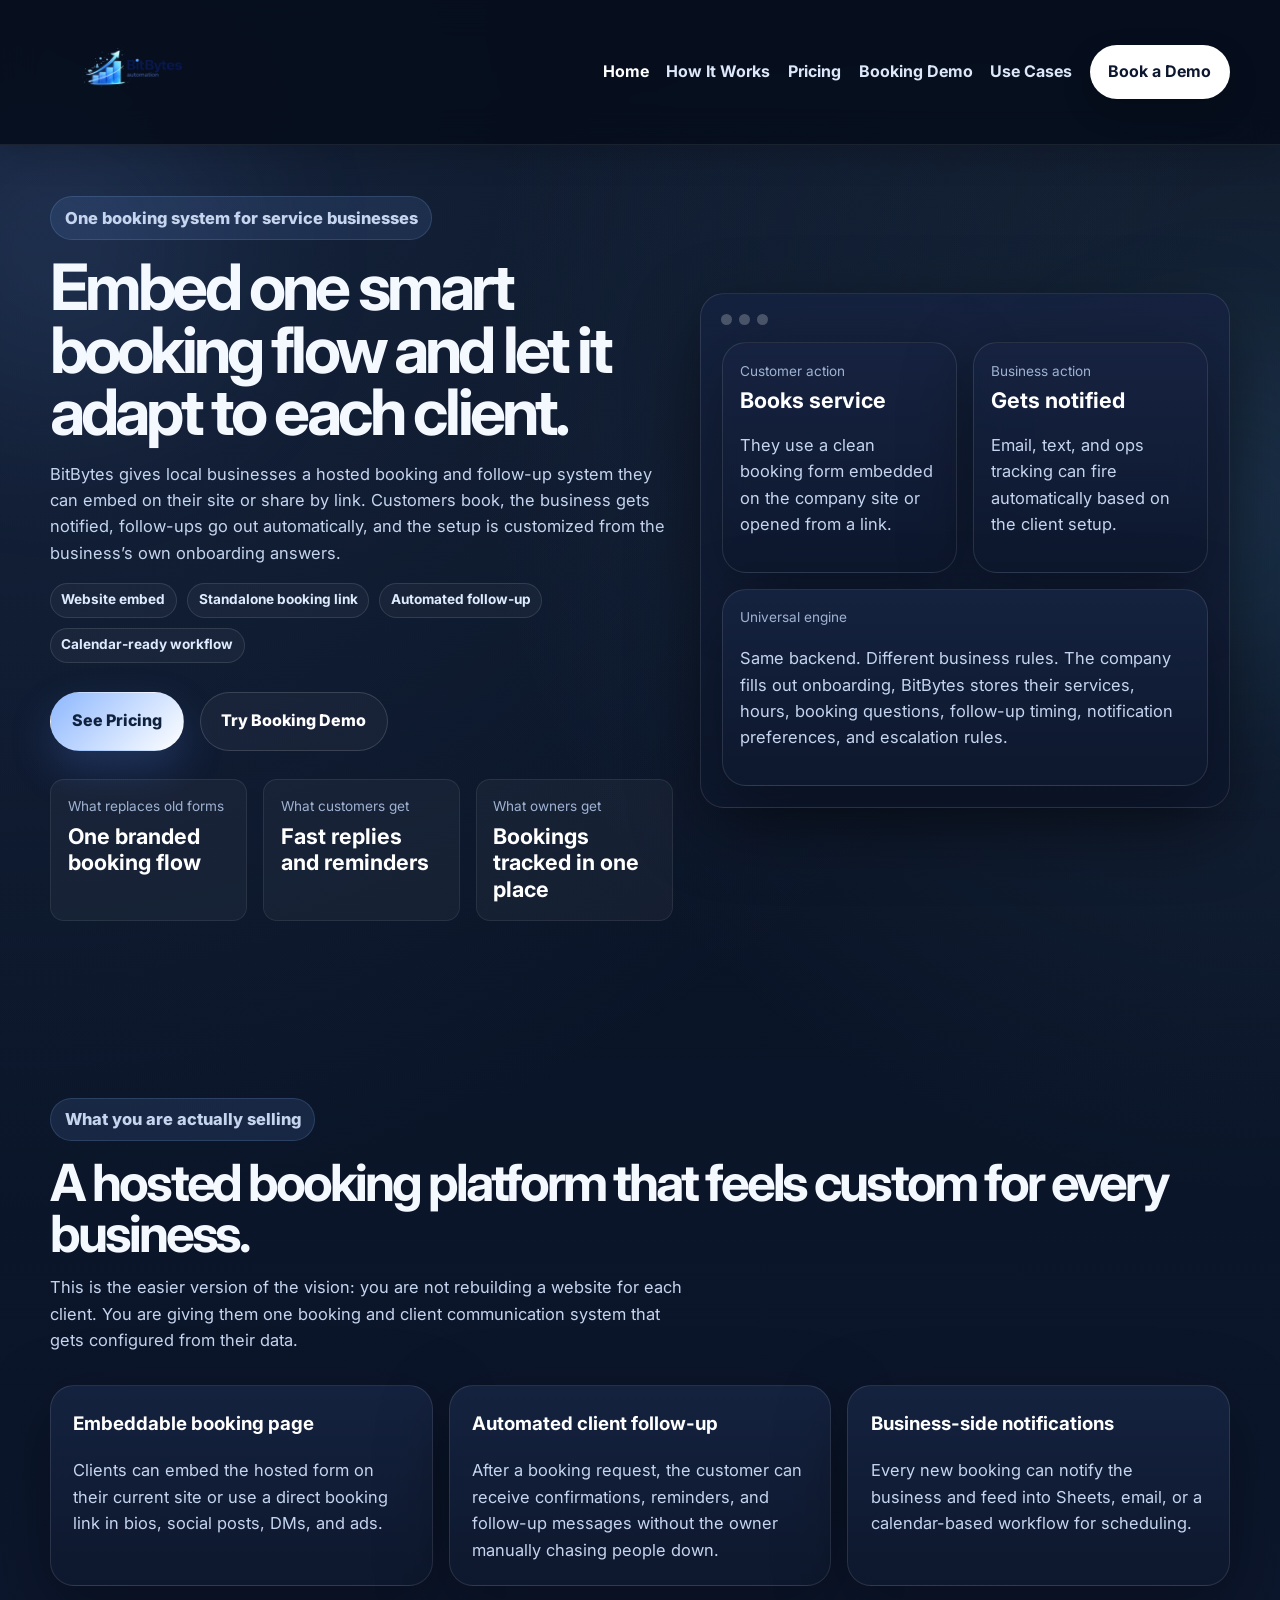
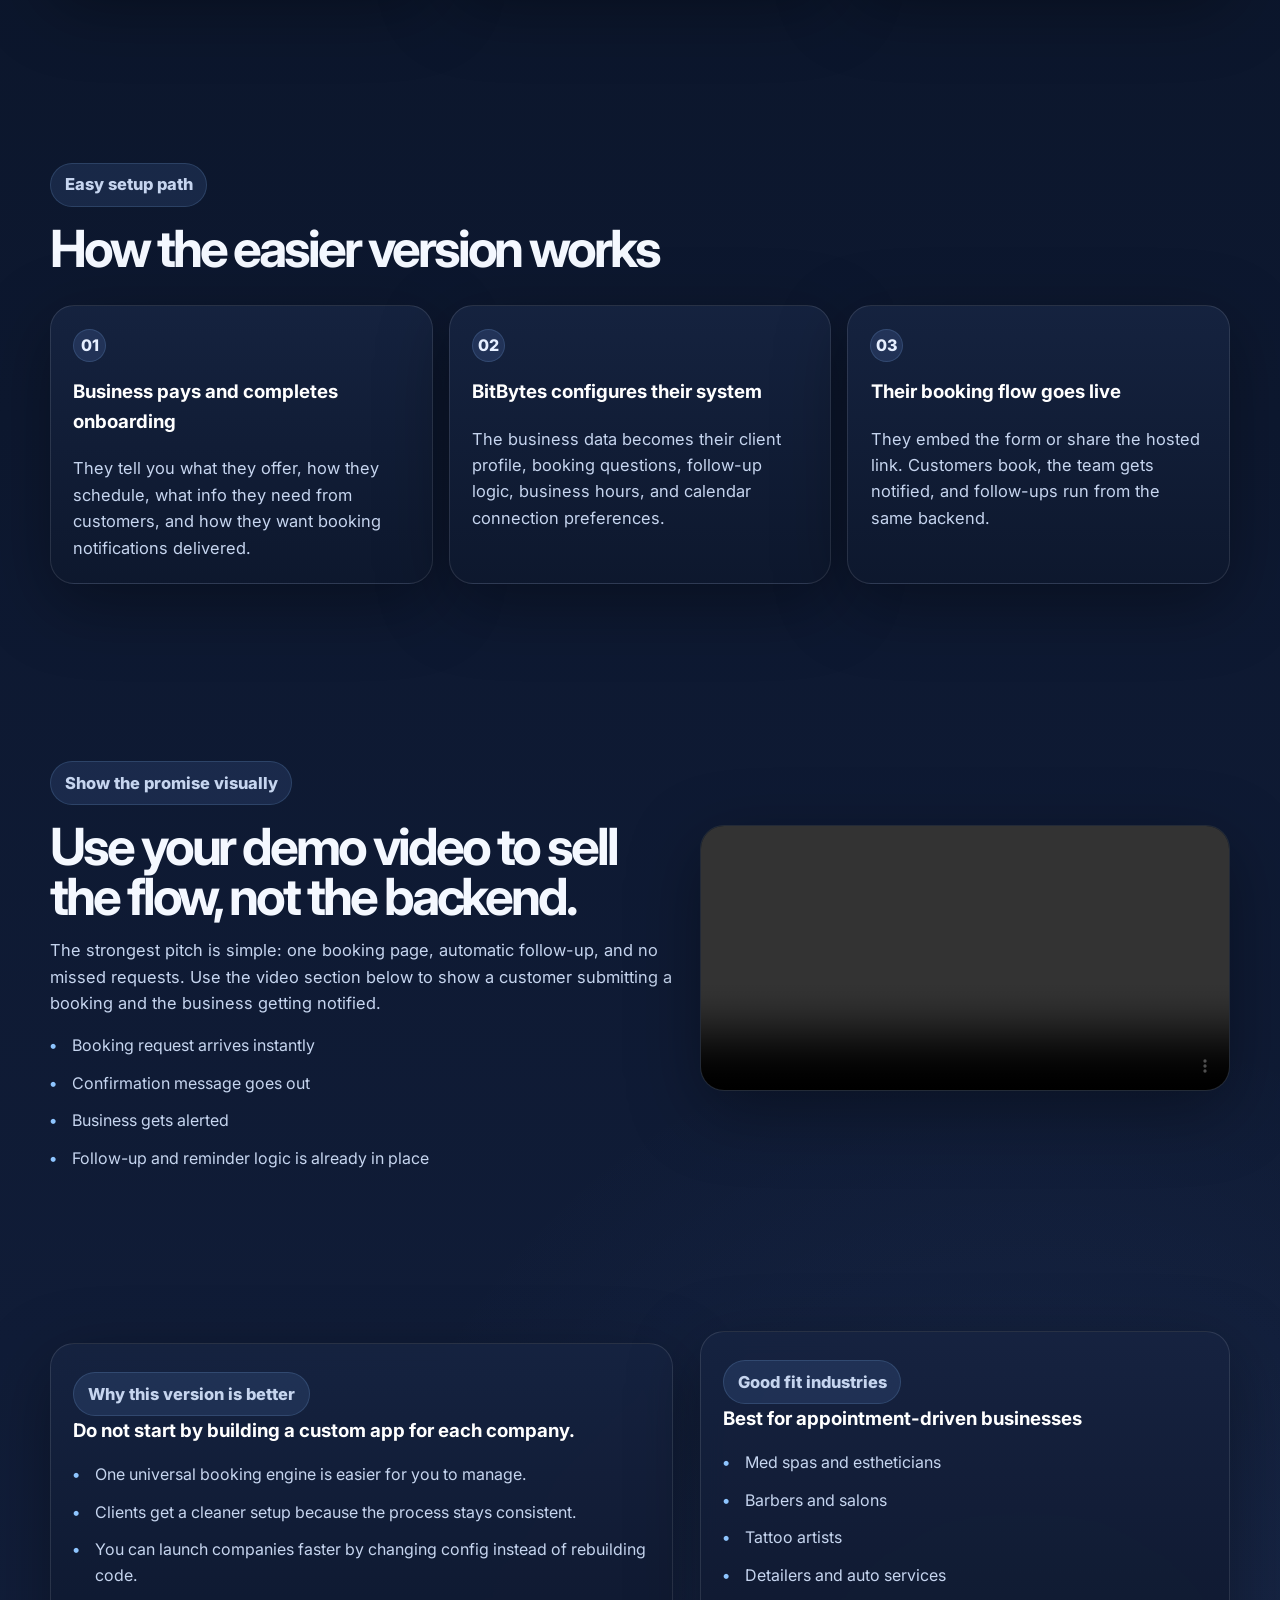
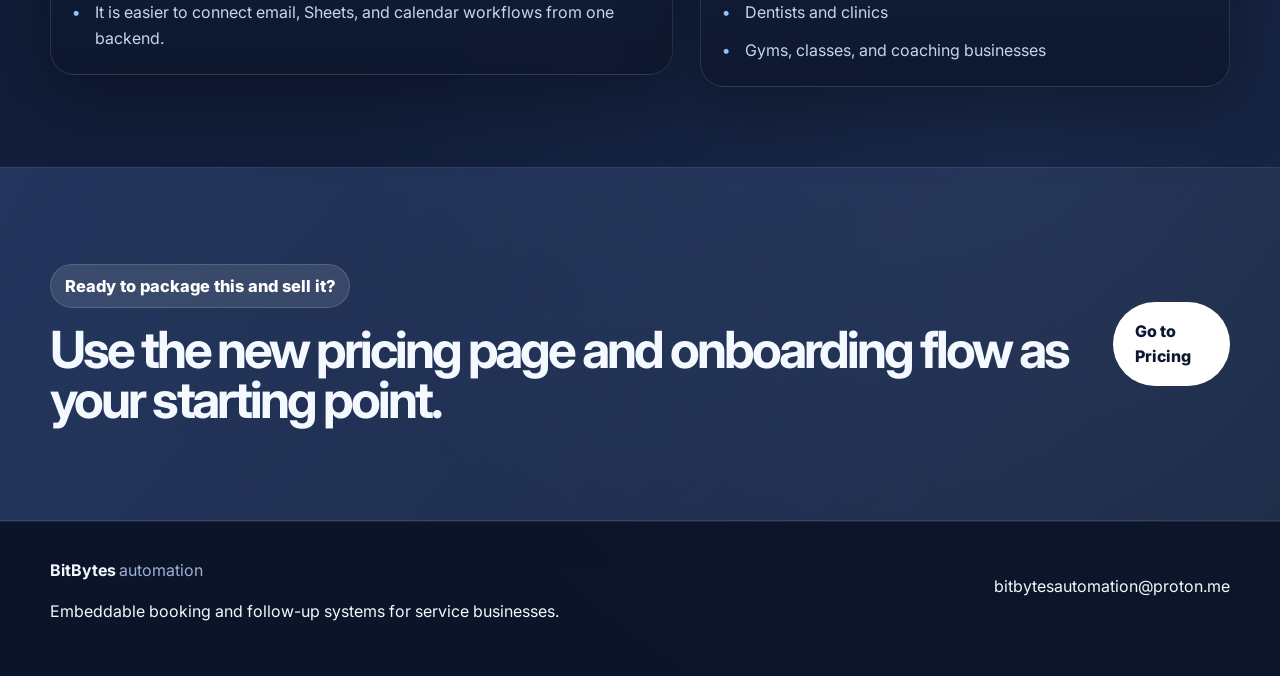
<file: index.html>
<!DOCTYPE html>
<html lang="en">
<head>
  <meta charset="UTF-8" />
  <meta name="viewport" content="width=device-width, initial-scale=1.0" />
  <title>BitBytes Automation | Embedded Booking & Follow-Up System</title>
  <meta name="description" content="BitBytes gives service businesses one booking and follow-up system that embeds into their site, captures appointments, follows up automatically, and notifies the team." />
  <link rel="preconnect" href="https://fonts.googleapis.com">
  <link rel="preconnect" href="https://fonts.gstatic.com" crossorigin>
  <link href="https://fonts.googleapis.com/css2?family=Inter:wght@400;500;600;700;800&display=swap" rel="stylesheet">
  <link rel="stylesheet" href="assets/css/styles.css" />
</head>
<body>
  <header class="site-header">
    <div class="container nav-wrap">
      <a class="brand" href="index.html" aria-label="BitBytes Automation home">
        <img src="assets/images/logo.png" alt="BitBytes Automation logo" class="brand-logo" />
      </a>
      <nav class="nav">
        <a href="index.html" class="active">Home</a>
        <a href="case-study.html">How It Works</a>
        <a href="pricing.html">Pricing</a>
        <a href="booking.html">Booking Demo</a>
        <a href="testimonials.html">Use Cases</a>
        <a href="contact.html" class="nav-cta">Book a Demo</a>
      </nav>
    </div>
  </header>

  <main>
    <section class="hero">
      <div class="container hero-grid">
        <div>
          <p class="eyebrow">One booking system for service businesses</p>
          <h1>Embed one smart booking flow and let it adapt to each client.</h1>
          <p>
            BitBytes gives local businesses a hosted booking and follow-up system they can embed on their site or share by link.
            Customers book, the business gets notified, follow-ups go out automatically, and the setup is customized from the business’s own onboarding answers.
          </p>

          <div class="badge-row">
            <span class="micro-badge">Website embed</span>
            <span class="micro-badge">Standalone booking link</span>
            <span class="micro-badge">Automated follow-up</span>
            <span class="micro-badge">Calendar-ready workflow</span>
          </div>

          <div class="hero-actions">
            <a href="pricing.html" class="btn btn-primary">See Pricing</a>
            <a href="booking.html?client=bb-demo-spa" class="btn btn-secondary">Try Booking Demo</a>
          </div>

          <div class="stats-grid">
            <div class="stat-card">
              <span class="stat-label">What replaces old forms</span>
              <strong class="stat-value">One branded booking flow</strong>
            </div>
            <div class="stat-card">
              <span class="stat-label">What customers get</span>
              <strong class="stat-value">Fast replies and reminders</strong>
            </div>
            <div class="stat-card">
              <span class="stat-label">What owners get</span>
              <strong class="stat-value">Bookings tracked in one place</strong>
            </div>
          </div>
        </div>

        <div class="hero-card">
          <div class="dashboard-card">
            <div class="window-dots">
              <span class="dot"></span>
              <span class="dot"></span>
              <span class="dot"></span>
            </div>
            <div class="metric-grid">
              <div class="metric-box">
                <span class="metric-label">Customer action</span>
                <strong>Books service</strong>
                <p>They use a clean booking form embedded on the company site or opened from a link.</p>
              </div>
              <div class="metric-box">
                <span class="metric-label">Business action</span>
                <strong>Gets notified</strong>
                <p>Email, text, and ops tracking can fire automatically based on the client setup.</p>
              </div>
              <div class="metric-box wide">
                <span class="metric-label">Universal engine</span>
                <p>
                  Same backend. Different business rules. The company fills out onboarding, BitBytes stores their services,
                  hours, booking questions, follow-up timing, notification preferences, and escalation rules.
                </p>
              </div>
            </div>
          </div>
        </div>
      </div>
    </section>

    <section class="services">
      <div class="container">
        <div class="section-heading">
          <p class="section-tag">What you are actually selling</p>
          <h2>A hosted booking platform that feels custom for every business.</h2>
          <p class="section-copy">
            This is the easier version of the vision: you are not rebuilding a website for each client.
            You are giving them one booking and client communication system that gets configured from their data.
          </p>
        </div>

        <div class="cards three-up">
          <article class="info-card">
            <h3>Embeddable booking page</h3>
            <p>Clients can embed the hosted form on their current site or use a direct booking link in bios, social posts, DMs, and ads.</p>
          </article>
          <article class="info-card">
            <h3>Automated client follow-up</h3>
            <p>After a booking request, the customer can receive confirmations, reminders, and follow-up messages without the owner manually chasing people down.</p>
          </article>
          <article class="info-card">
            <h3>Business-side notifications</h3>
            <p>Every new booking can notify the business and feed into Sheets, email, or a calendar-based workflow for scheduling.</p>
          </article>
        </div>
      </div>
    </section>

    <section class="process">
      <div class="container">
        <div class="section-heading">
          <p class="section-tag">Easy setup path</p>
          <h2>How the easier version works</h2>
        </div>

        <div class="steps">
          <article class="step">
            <span>01</span>
            <h3>Business pays and completes onboarding</h3>
            <p>They tell you what they offer, how they schedule, what info they need from customers, and how they want booking notifications delivered.</p>
          </article>
          <article class="step">
            <span>02</span>
            <h3>BitBytes configures their system</h3>
            <p>The business data becomes their client profile, booking questions, follow-up logic, business hours, and calendar connection preferences.</p>
          </article>
          <article class="step">
            <span>03</span>
            <h3>Their booking flow goes live</h3>
            <p>They embed the form or share the hosted link. Customers book, the team gets notified, and follow-ups run from the same backend.</p>
          </article>
        </div>
      </div>
    </section>

    <section class="video-intro">
      <div class="container intro-wrap">
        <div>
          <p class="section-tag">Show the promise visually</p>
          <h2>Use your demo video to sell the flow, not the backend.</h2>
          <p>
            The strongest pitch is simple: one booking page, automatic follow-up, and no missed requests.
            Use the video section below to show a customer submitting a booking and the business getting notified.
          </p>
          <ul class="check-list">
            <li>Booking request arrives instantly</li>
            <li>Confirmation message goes out</li>
            <li>Business gets alerted</li>
            <li>Follow-up and reminder logic is already in place</li>
          </ul>
        </div>
        <div class="video-frame">
          <video class="site-video" controls preload="metadata" playsinline>
            <source src="assets/video/demo.mp4" type="video/mp4" />
            Your browser does not support the video tag.
          </video>
        </div>
      </div>
    </section>

    <section class="services">
      <div class="container info-split">
        <div class="flow-card">
          <p class="section-tag">Why this version is better</p>
          <h3>Do not start by building a custom app for each company.</h3>
          <ul class="flow-list">
            <li>One universal booking engine is easier for you to manage.</li>
            <li>Clients get a cleaner setup because the process stays consistent.</li>
            <li>You can launch companies faster by changing config instead of rebuilding code.</li>
            <li>It is easier to connect email, Sheets, and calendar workflows from one backend.</li>
          </ul>
        </div>
        <div class="flow-card">
          <p class="section-tag">Good fit industries</p>
          <h3>Best for appointment-driven businesses</h3>
          <ul class="flow-list">
            <li>Med spas and estheticians</li>
            <li>Barbers and salons</li>
            <li>Tattoo artists</li>
            <li>Detailers and auto services</li>
            <li>Dentists and clinics</li>
            <li>Gyms, classes, and coaching businesses</li>
          </ul>
        </div>
      </div>
    </section>

    <section class="cta-band">
      <div class="container cta-band-wrap">
        <div>
          <p class="section-tag light">Ready to package this and sell it?</p>
          <h2>Use the new pricing page and onboarding flow as your starting point.</h2>
        </div>
        <a href="pricing.html" class="btn btn-light">Go to Pricing</a>
      </div>
    </section>
  </main>

  <footer class="site-footer">
    <div class="container footer-wrap">
      <div>
        <strong>BitBytes</strong><span class="footer-sub">automation</span>
        <p>Embeddable booking and follow-up systems for service businesses.</p>
      </div>
      <div>
        <p><a href="mailto:bitbytesautomation@proton.me">bitbytesautomation@proton.me</a></p>
      </div>
    </div>
  </footer>

  <script src="assets/js/site-config.js"></script>
  <script src="assets/js/script.js"></script>
</body>
</html>
</file>
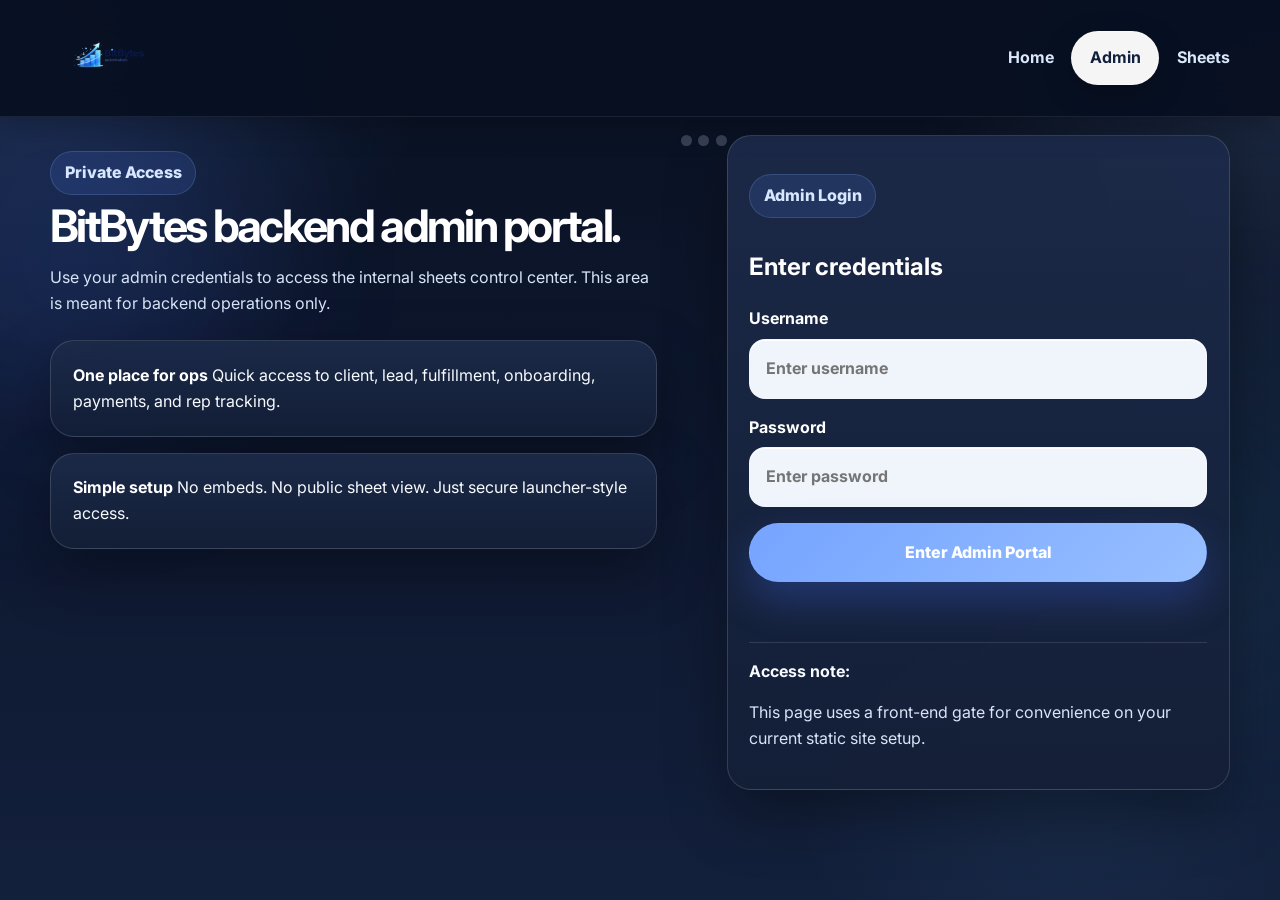
<file: admin.html>
<!DOCTYPE html>
<html lang="en">
<head>
  <meta charset="UTF-8" />
  <meta name="viewport" content="width=device-width, initial-scale=1.0" />
  <title>Admin Login | BitBytes Automation</title>
  <meta name="description" content="Private BitBytes Automation admin login." />
  <link rel="preconnect" href="https://fonts.googleapis.com">
  <link rel="preconnect" href="https://fonts.gstatic.com" crossorigin>
  <link href="https://fonts.googleapis.com/css2?family=Inter:wght@400;500;600;700;800&display=swap" rel="stylesheet">
  <link rel="stylesheet" href="assets/css/admin-theme.css" />
</head>
<body class="admin-body">
  <header class="site-header">
    <div class="container nav-wrap">
      <a class="brand" href="index.html" aria-label="BitBytes Automation home">
        <img src="assets/images/logo.png" alt="BitBytes Automation logo" class="brand-logo" />
      </a>

      <nav class="nav">
        <a href="index.html">Home</a>
        <a href="admin.html" class="active nav-cta">Admin</a>
        <a href="sheets.html">Sheets</a>
      </nav>
    </div>
  </header>

  <main class="admin-main">
    <section class="admin-hero">
      <div class="container admin-grid">
        <div class="hero-copy">
          <p class="eyebrow">Private Access</p>
          <h1>BitBytes backend admin portal.</h1>
          <p class="hero-text">
            Use your admin credentials to access the internal sheets control center.
            This area is meant for backend operations only.
          </p>

          <div class="hero-points">
            <div class="hero-point-card">
              <strong>One place for ops</strong>
              <span>Quick access to client, lead, fulfillment, onboarding, payments, and rep tracking.</span>
            </div>
            <div class="hero-point-card">
              <strong>Simple setup</strong>
              <span>No embeds. No public sheet view. Just secure launcher-style access.</span>
            </div>
          </div>
        </div>

        <div class="admin-panel">
          <div class="panel-top">
            <span class="dot"></span>
            <span class="dot"></span>
            <span class="dot"></span>
          </div>

          <div class="panel-card">
            <p class="section-tag">Admin Login</p>
            <h2>Enter credentials</h2>

            <form id="adminLoginForm" class="admin-form" autocomplete="off">
              <label>
                Username
                <input type="text" id="username" name="username" placeholder="Enter username" required />
              </label>

              <label>
                Password
                <input type="password" id="password" name="password" placeholder="Enter password" required />
              </label>

              <button class="btn btn-primary" type="submit">Enter Admin Portal</button>
              <p class="form-status" id="loginStatus" aria-live="polite"></p>
            </form>

            <div class="admin-note">
              <strong>Access note:</strong>
              <p>This page uses a front-end gate for convenience on your current static site setup.</p>
            </div>
          </div>
        </div>
      </div>
    </section>
  </main>

  <script src="assets/js/admin-auth.js"></script>
</body>
</html>
</file>
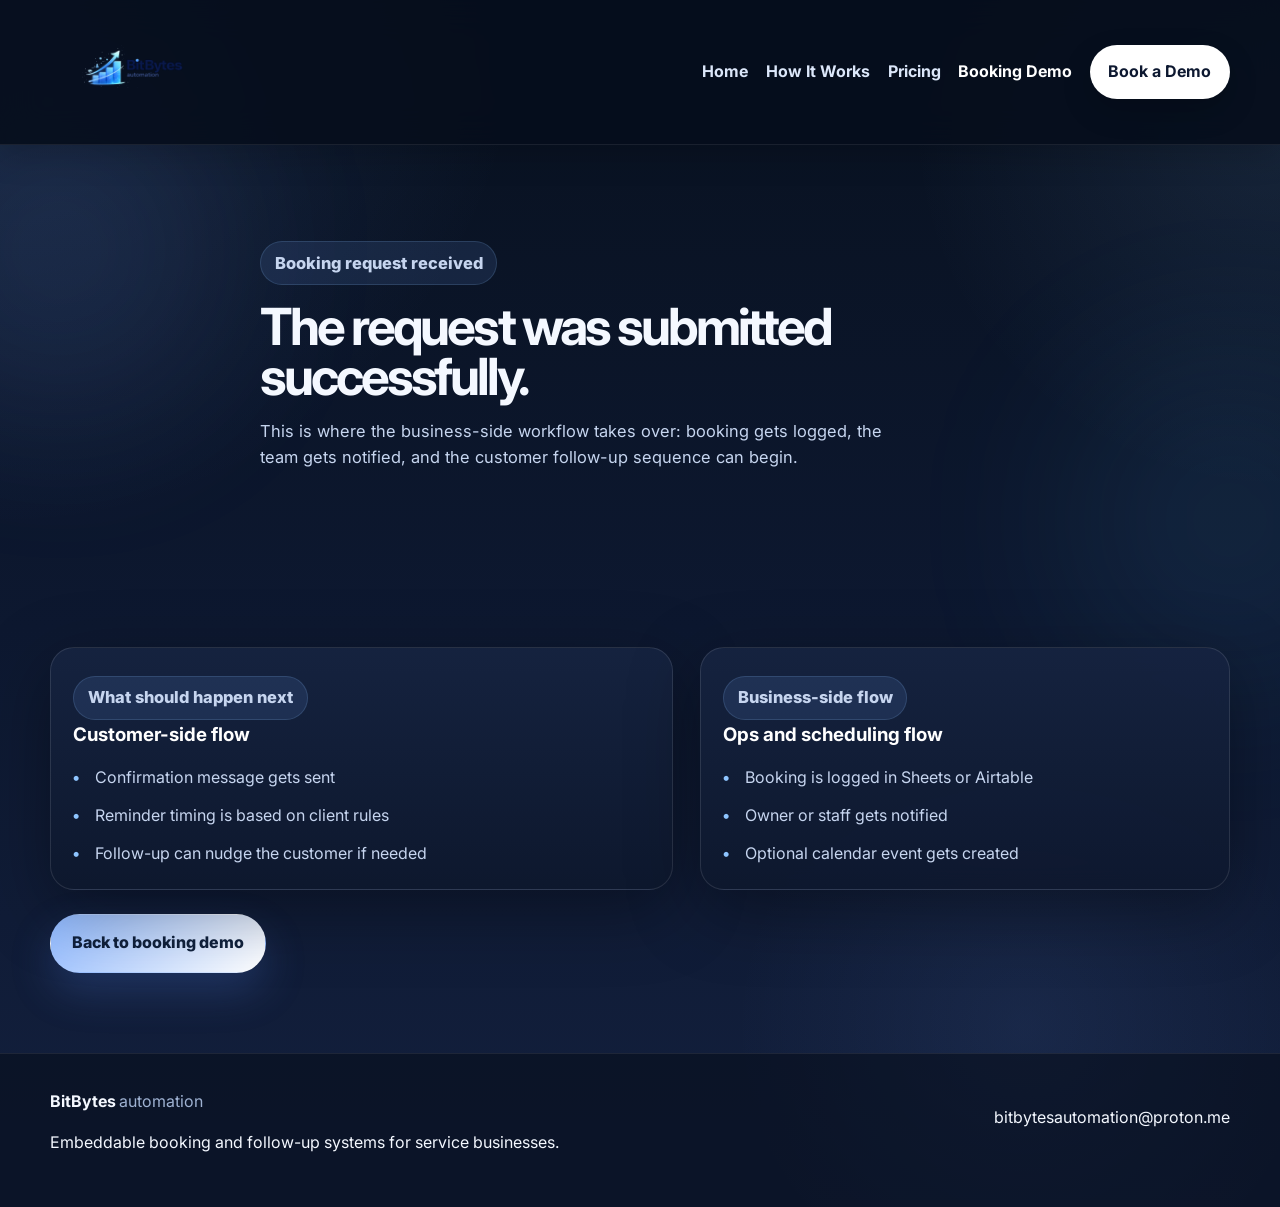
<file: booking-thank-you.html>
<!DOCTYPE html>
<html lang="en">
<head>
  <meta charset="UTF-8" />
  <meta name="viewport" content="width=device-width, initial-scale=1.0" />
  <title>Booking Request Received | BitBytes Automation</title>
  <meta name="description" content="Your booking request has been received." />
  <link rel="preconnect" href="https://fonts.googleapis.com">
  <link rel="preconnect" href="https://fonts.gstatic.com" crossorigin>
  <link href="https://fonts.googleapis.com/css2?family=Inter:wght@400;500;600;700;800&display=swap" rel="stylesheet">
  <link rel="stylesheet" href="assets/css/styles.css" />
</head>
<body>
  <header class="site-header">
    <div class="container nav-wrap">
      <a class="brand" href="index.html" aria-label="BitBytes Automation home">
        <img src="assets/images/logo.png" alt="BitBytes Automation logo" class="brand-logo" />
      </a>
      <nav class="nav">
        <a href="index.html">Home</a>
        <a href="case-study.html">How It Works</a>
        <a href="pricing.html">Pricing</a>
        <a href="booking.html" class="active">Booking Demo</a>
        <a href="contact.html" class="nav-cta">Book a Demo</a>
      </nav>
    </div>
  </header>

  <main class="page-main">
    <section class="page-hero">
      <div class="container narrow">
        <p class="eyebrow">Booking request received</p>
        <h1>The request was submitted successfully.</h1>
        <p>
          This is where the business-side workflow takes over: booking gets logged, the team gets notified, and the customer follow-up sequence can begin.
        </p>
      </div>
    </section>

    <section class="services">
      <div class="container info-split">
        <div class="flow-card">
          <p class="section-tag">What should happen next</p>
          <h3>Customer-side flow</h3>
          <ul class="flow-list">
            <li>Confirmation message gets sent</li>
            <li>Reminder timing is based on client rules</li>
            <li>Follow-up can nudge the customer if needed</li>
          </ul>
        </div>
        <div class="flow-card">
          <p class="section-tag">Business-side flow</p>
          <h3>Ops and scheduling flow</h3>
          <ul class="flow-list">
            <li>Booking is logged in Sheets or Airtable</li>
            <li>Owner or staff gets notified</li>
            <li>Optional calendar event gets created</li>
          </ul>
        </div>
      </div>

      <div class="container" style="margin-top:1.5rem;">
        <a class="btn btn-primary" href="booking.html">Back to booking demo</a>
      </div>
    </section>
  </main>

  <footer class="site-footer">
    <div class="container footer-wrap">
      <div>
        <strong>BitBytes</strong><span class="footer-sub">automation</span>
        <p>Embeddable booking and follow-up systems for service businesses.</p>
      </div>
      <div>
        <p><a href="mailto:bitbytesautomation@proton.me">bitbytesautomation@proton.me</a></p>
      </div>
    </div>
  </footer>
</body>
</html>
</file>
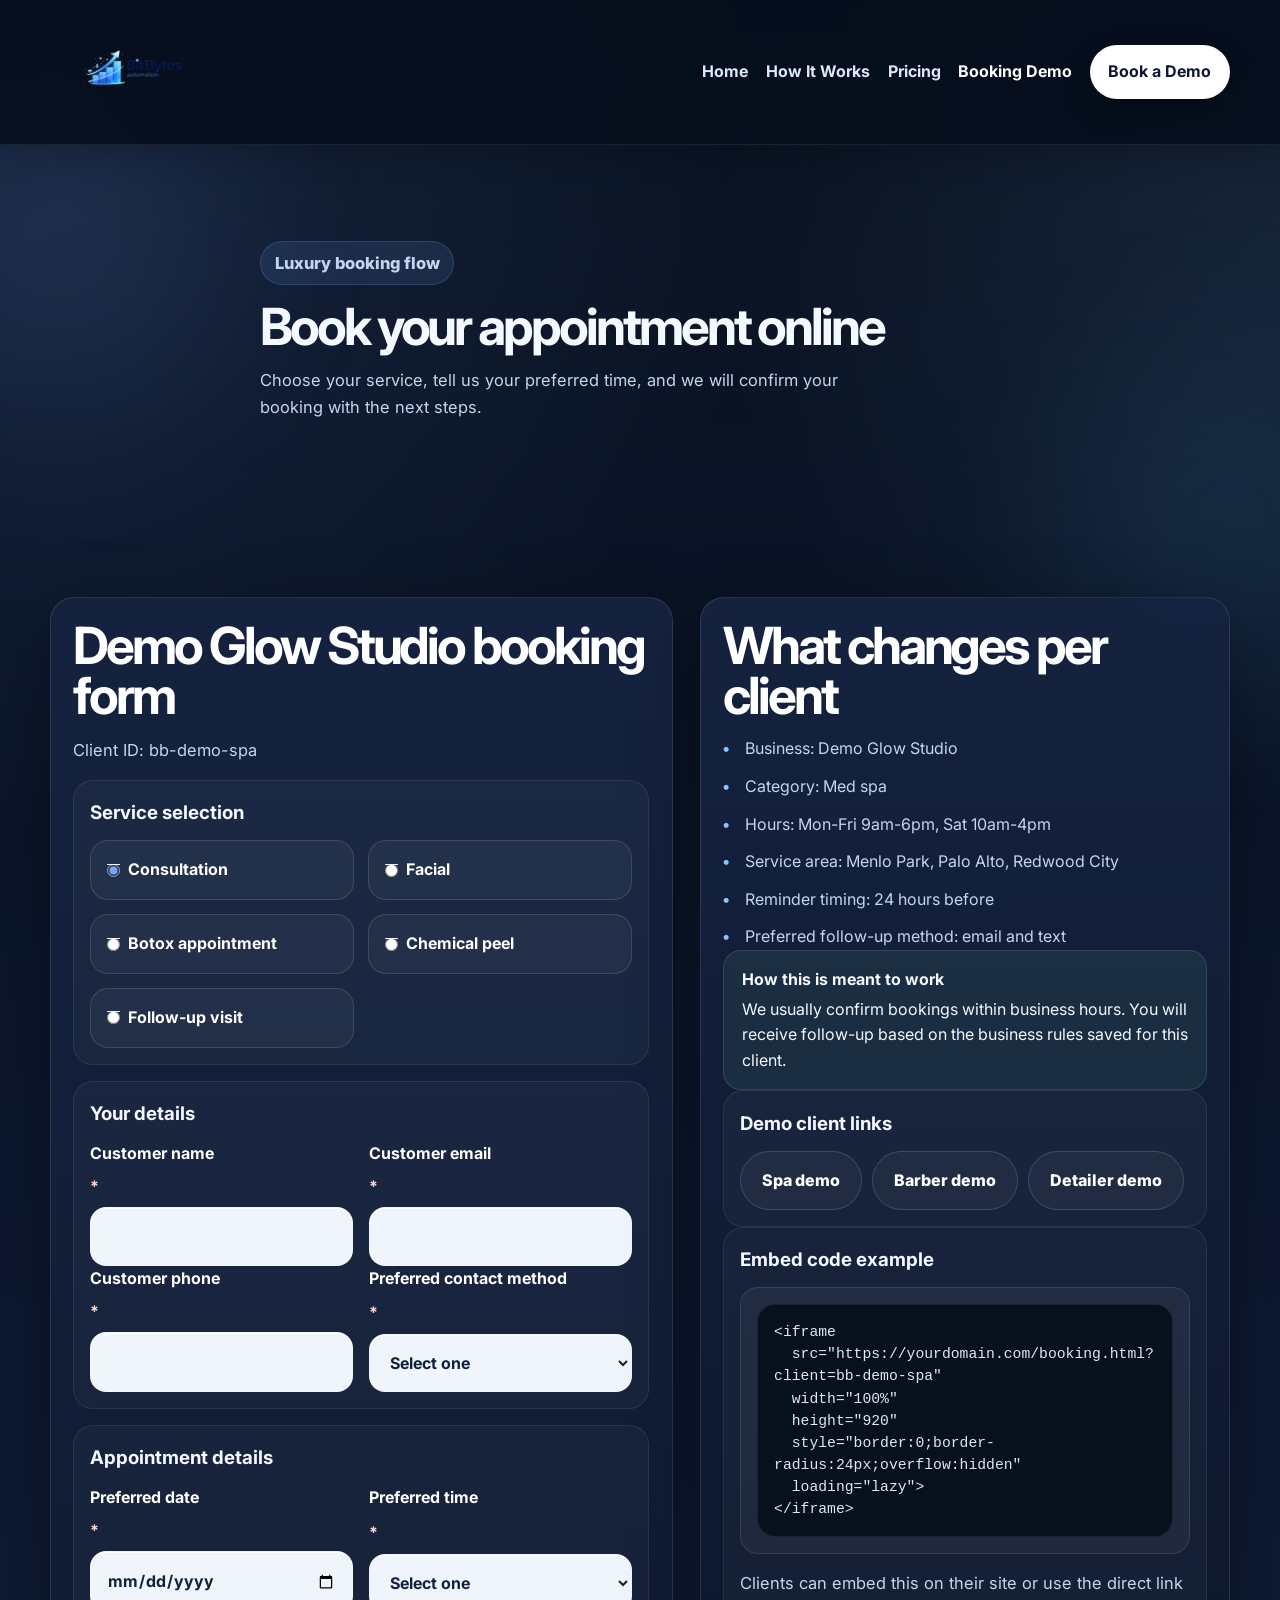
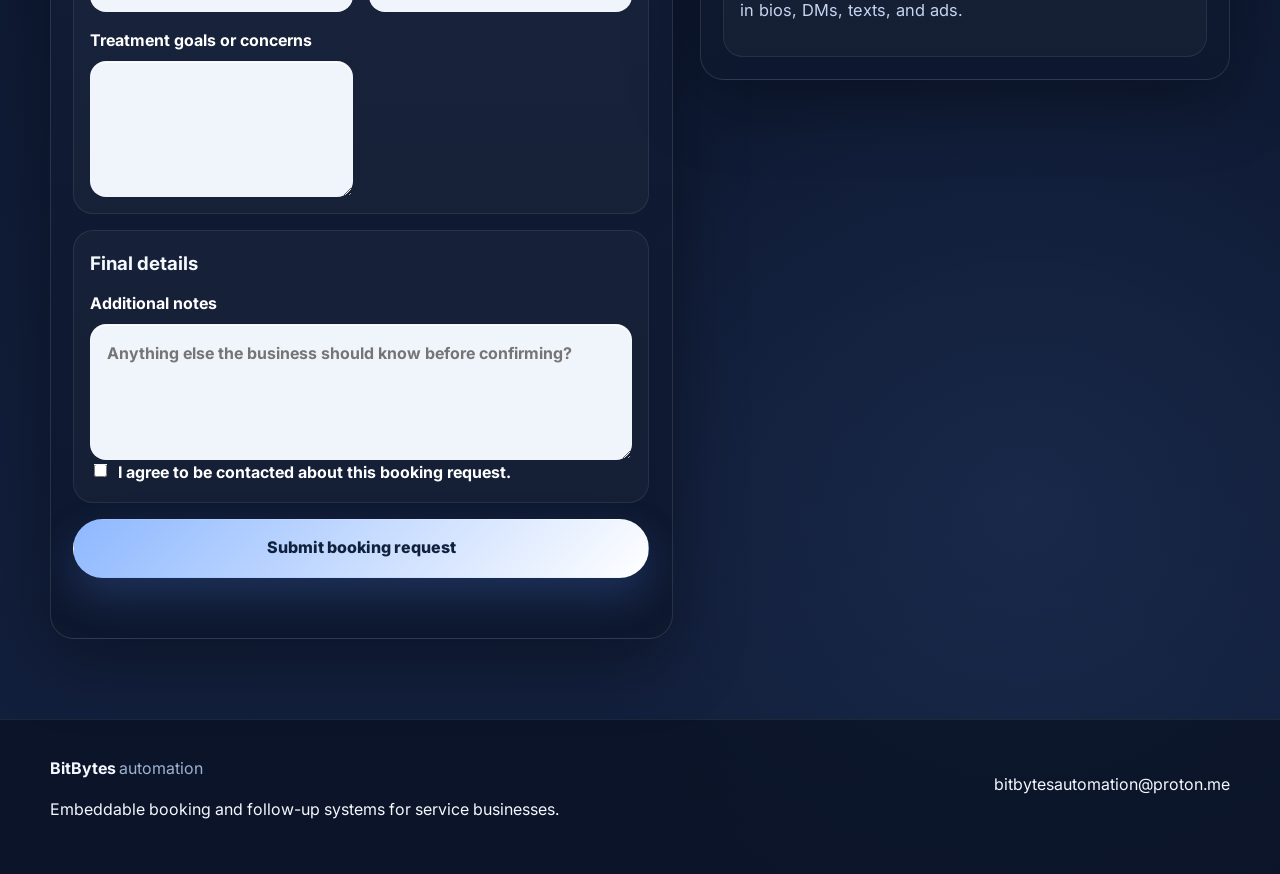
<file: booking.html>
<!DOCTYPE html>
<html lang="en">
<head>
  <meta charset="UTF-8" />
  <meta name="viewport" content="width=device-width, initial-scale=1.0" />
  <title>Book Now | BitBytes Automation</title>
  <meta name="description" content="Universal BitBytes booking form that changes per client and can be embedded or used as a standalone booking link." />
  <link rel="preconnect" href="https://fonts.googleapis.com">
  <link rel="preconnect" href="https://fonts.gstatic.com" crossorigin>
  <link href="https://fonts.googleapis.com/css2?family=Inter:wght@400;500;600;700;800&display=swap" rel="stylesheet">
  <link rel="stylesheet" href="assets/css/styles.css" />
</head>
<body>
  <header class="site-header">
    <div class="container nav-wrap">
      <a class="brand" href="index.html" aria-label="BitBytes Automation home">
        <img src="assets/images/logo.png" alt="BitBytes Automation logo" class="brand-logo" />
      </a>
      <nav class="nav">
        <a href="index.html">Home</a>
        <a href="case-study.html">How It Works</a>
        <a href="pricing.html">Pricing</a>
        <a href="booking.html" class="active">Booking Demo</a>
        <a href="contact.html" class="nav-cta">Book a Demo</a>
      </nav>
    </div>
  </header>

  <main class="page-main">
    <section class="page-hero">
      <div class="container narrow">
        <p class="eyebrow" data-booking-accent>Universal booking flow</p>
        <h1 data-booking-hero-title>Book your appointment online</h1>
        <p data-booking-hero-copy>
          Fill out the form below and this business can receive the request, trigger follow-up, and manage next steps from one system.
        </p>
      </div>
    </section>

    <section class="services">
      <div class="container contact-layout">
        <div class="detail-card">
          <h2><span data-booking-business>Demo Glow Studio</span> booking form</h2>
          <p class="mini-note">Client ID: <span data-booking-client-id>bb-demo-spa</span></p>

          <form class="contact-form" id="bookingForm" data-webhook-key="booking" data-redirect="booking-thank-you.html">
            <input type="hidden" name="client_id" value="bb-demo-spa" />
            <input type="hidden" name="source" value="website_booking_form" />

            <div class="form-section">
              <h3>Service selection</h3>
              <div class="service-choice-grid" data-booking-services></div>
            </div>

            <div class="form-section">
              <h3>Your details</h3>
              <div class="form-grid">
                <label>
                  Customer name <span class="required-star">*</span>
                  <input type="text" name="customer_name" required />
                </label>

                <label data-customer-email-label>
                  Customer email <span class="required-star">*</span>
                  <input type="email" name="customer_email" required />
                </label>
              </div>

              <div class="form-grid">
                <label data-customer-phone-label>
                  Customer phone <span class="required-star">*</span>
                  <input type="tel" name="customer_phone" required />
                </label>

                <label>
                  Preferred contact method <span class="required-star">*</span>
                  <select name="preferred_contact_method" required>
                    <option value="">Select one</option>
                    <option value="text">Text</option>
                    <option value="email">Email</option>
                    <option value="phone_call">Phone call</option>
                  </select>
                </label>
              </div>
            </div>

            <div class="form-section">
              <h3>Appointment details</h3>
              <div class="form-grid" data-booking-intake></div>
            </div>

            <div class="form-section">
              <h3>Final details</h3>
              <label>
                Additional notes
                <textarea name="additional_notes" rows="4" placeholder="Anything else the business should know before confirming?"></textarea>
              </label>
              <label class="checkbox-row">
                <input type="checkbox" name="consent_to_contact" value="yes" required />
                <span>I agree to be contacted about this booking request.</span>
              </label>
            </div>

            <button class="btn btn-primary" type="submit">Submit booking request</button>
            <p class="form-status" aria-live="polite"></p>
          </form>
        </div>

        <div class="detail-card">
          <h2>What changes per client</h2>
          <ul class="detail-list">
            <li>Business: <span data-booking-business>Demo Glow Studio</span></li>
            <li>Category: <span data-booking-category>Med spa</span></li>
            <li>Hours: <span data-booking-hours>Mon-Fri 9am-6pm</span></li>
            <li>Service area: <span data-booking-areas>Menlo Park, Palo Alto, Redwood City</span></li>
            <li>Reminder timing: <span data-booking-reminders>24 hours before</span></li>
            <li>Preferred follow-up method: <span data-booking-contact-method>email and text</span></li>
          </ul>

          <div class="callout">
            <strong>How this is meant to work</strong>
            <span data-booking-confirmation-copy>
              We usually confirm bookings within business hours. You will receive follow-up based on the business rules saved for this client.
            </span>
          </div>

          <div class="form-section">
            <h3>Demo client links</h3>
            <div class="badge-row">
              <a class="btn btn-secondary" href="booking.html?client=bb-demo-spa">Spa demo</a>
              <a class="btn btn-secondary" href="booking.html?client=bb-demo-barber">Barber demo</a>
              <a class="btn btn-secondary" href="booking.html?client=bb-demo-detail">Detailer demo</a>
            </div>
          </div>

          <div class="form-section">
            <h3>Embed code example</h3>
            <div class="embed-box">
              <pre class="code-block" data-embed-code></pre>
            </div>
            <p class="mini-note">Clients can embed this on their site or use the direct link in bios, DMs, texts, and ads.</p>
          </div>
        </div>
      </div>
    </section>
  </main>

  <footer class="site-footer">
    <div class="container footer-wrap">
      <div>
        <strong>BitBytes</strong><span class="footer-sub">automation</span>
        <p>Embeddable booking and follow-up systems for service businesses.</p>
      </div>
      <div>
        <p><a href="mailto:bitbytesautomation@proton.me">bitbytesautomation@proton.me</a></p>
      </div>
    </div>
  </footer>

  <script src="assets/js/site-config.js"></script>
  <script src="assets/js/script.js"></script>
</body>
</html>
</file>
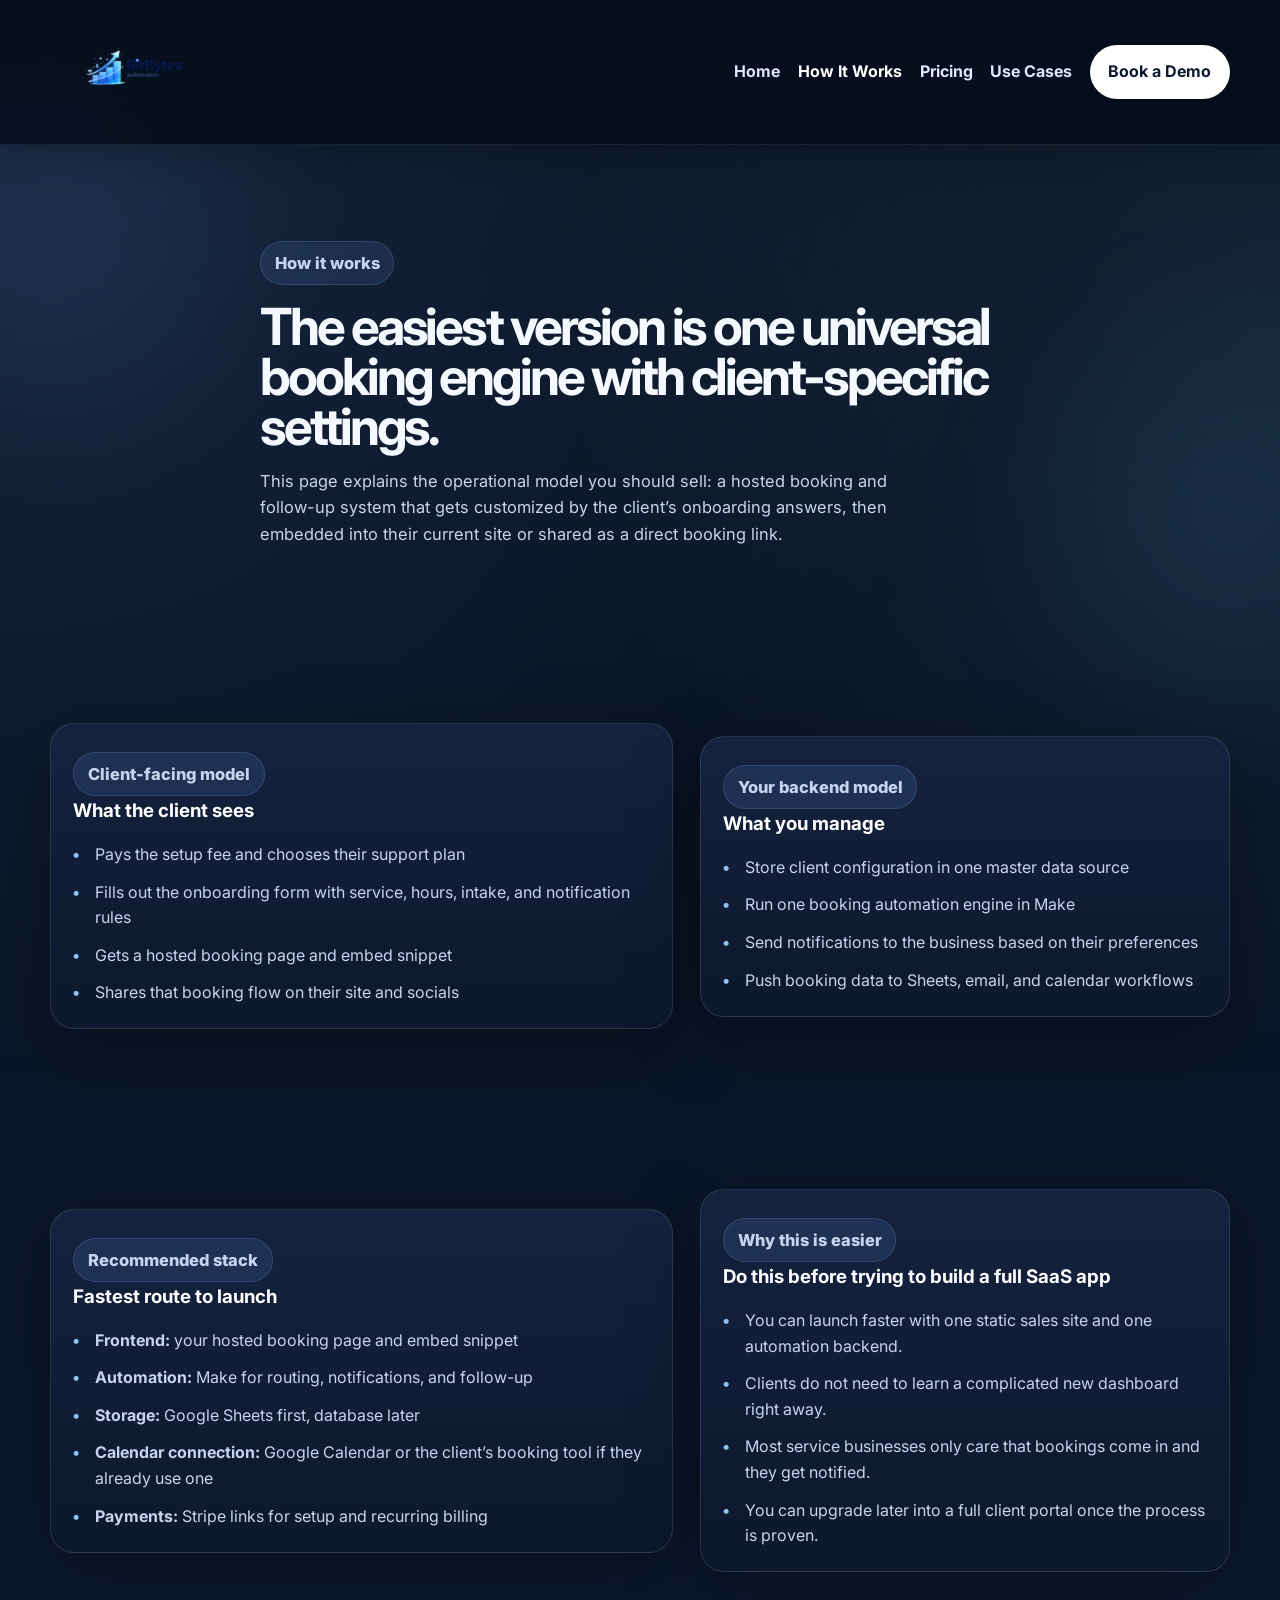
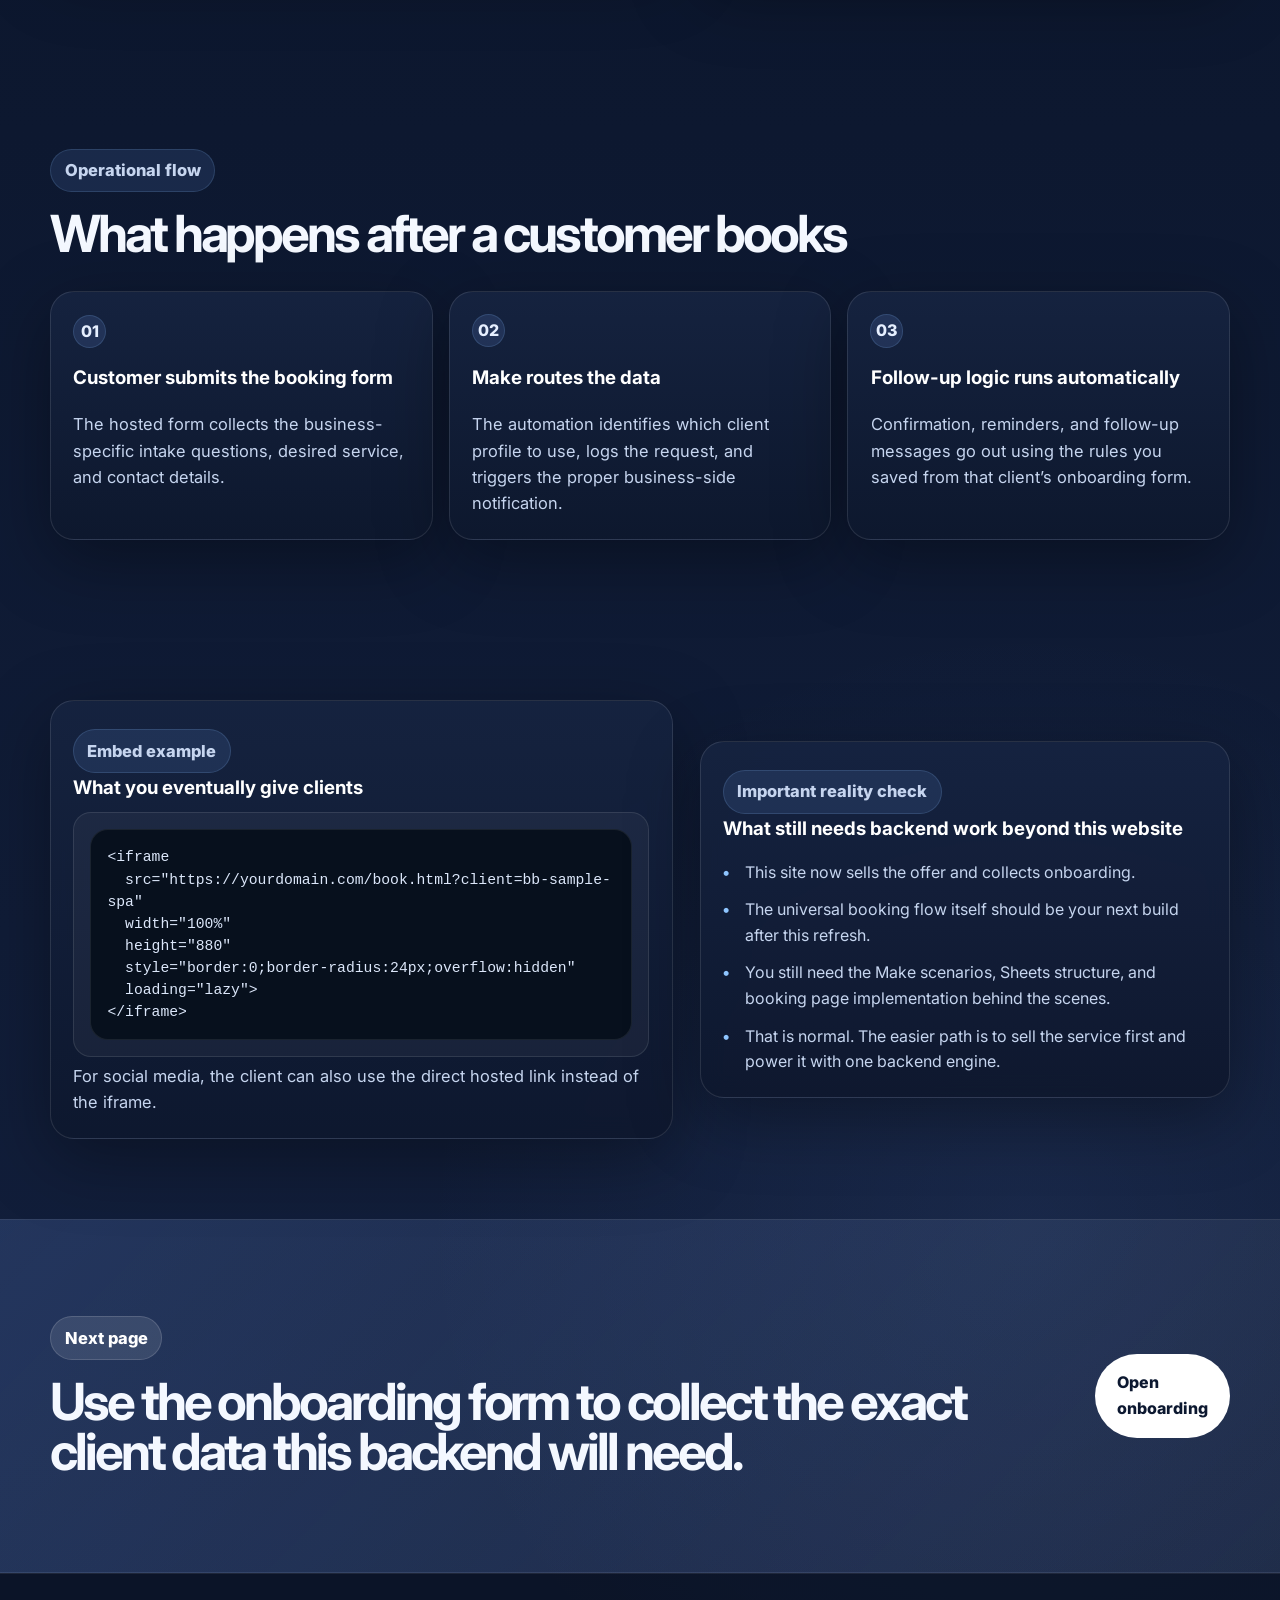
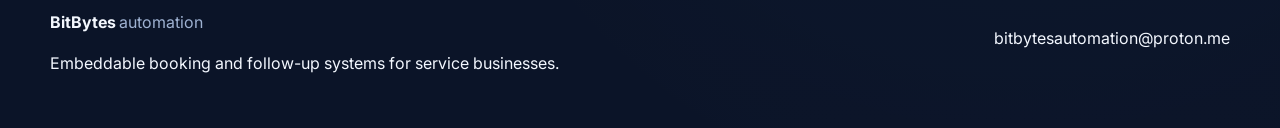
<file: case-study.html>
<!DOCTYPE html>
<html lang="en">
<head>
  <meta charset="UTF-8" />
  <meta name="viewport" content="width=device-width, initial-scale=1.0" />
  <title>How It Works | BitBytes Automation</title>
  <meta name="description" content="How the BitBytes universal booking system works from client onboarding to customer booking and business notifications." />
  <link rel="preconnect" href="https://fonts.googleapis.com">
  <link rel="preconnect" href="https://fonts.gstatic.com" crossorigin>
  <link href="https://fonts.googleapis.com/css2?family=Inter:wght@400;500;600;700;800&display=swap" rel="stylesheet">
  <link rel="stylesheet" href="assets/css/styles.css" />
</head>
<body>
  <header class="site-header">
    <div class="container nav-wrap">
      <a class="brand" href="index.html" aria-label="BitBytes Automation home">
        <img src="assets/images/logo.png" alt="BitBytes Automation logo" class="brand-logo" />
      </a>
      <nav class="nav">
        <a href="index.html">Home</a>
        <a href="case-study.html" class="active">How It Works</a>
        <a href="pricing.html">Pricing</a>
        <a href="testimonials.html">Use Cases</a>
        <a href="contact.html" class="nav-cta">Book a Demo</a>
      </nav>
    </div>
  </header>

  <main class="page-main">
    <section class="page-hero">
      <div class="container narrow">
        <p class="eyebrow">How it works</p>
        <h1>The easiest version is one universal booking engine with client-specific settings.</h1>
        <p>
          This page explains the operational model you should sell: a hosted booking and follow-up system that gets customized by the client’s onboarding answers,
          then embedded into their current site or shared as a direct booking link.
        </p>
      </div>
    </section>

    <section class="services">
      <div class="container two-col-detail">
        <div class="flow-card">
          <p class="section-tag">Client-facing model</p>
          <h3>What the client sees</h3>
          <ul class="flow-list">
            <li>Pays the setup fee and chooses their support plan</li>
            <li>Fills out the onboarding form with service, hours, intake, and notification rules</li>
            <li>Gets a hosted booking page and embed snippet</li>
            <li>Shares that booking flow on their site and socials</li>
          </ul>
        </div>
        <div class="flow-card">
          <p class="section-tag">Your backend model</p>
          <h3>What you manage</h3>
          <ul class="flow-list">
            <li>Store client configuration in one master data source</li>
            <li>Run one booking automation engine in Make</li>
            <li>Send notifications to the business based on their preferences</li>
            <li>Push booking data to Sheets, email, and calendar workflows</li>
          </ul>
        </div>
      </div>
    </section>

    <section class="video-intro">
      <div class="container info-split">
        <div class="flow-card">
          <p class="section-tag">Recommended stack</p>
          <h3>Fastest route to launch</h3>
          <ul class="flow-list">
            <li><strong>Frontend:</strong> your hosted booking page and embed snippet</li>
            <li><strong>Automation:</strong> Make for routing, notifications, and follow-up</li>
            <li><strong>Storage:</strong> Google Sheets first, database later</li>
            <li><strong>Calendar connection:</strong> Google Calendar or the client’s booking tool if they already use one</li>
            <li><strong>Payments:</strong> Stripe links for setup and recurring billing</li>
          </ul>
        </div>
        <div class="flow-card">
          <p class="section-tag">Why this is easier</p>
          <h3>Do this before trying to build a full SaaS app</h3>
          <ul class="flow-list">
            <li>You can launch faster with one static sales site and one automation backend.</li>
            <li>Clients do not need to learn a complicated new dashboard right away.</li>
            <li>Most service businesses only care that bookings come in and they get notified.</li>
            <li>You can upgrade later into a full client portal once the process is proven.</li>
          </ul>
        </div>
      </div>
    </section>

    <section class="services">
      <div class="container">
        <div class="section-heading">
          <p class="section-tag">Operational flow</p>
          <h2>What happens after a customer books</h2>
        </div>

        <div class="steps">
          <article class="step">
            <span>01</span>
            <h3>Customer submits the booking form</h3>
            <p>The hosted form collects the business-specific intake questions, desired service, and contact details.</p>
          </article>
          <article class="step">
            <span>02</span>
            <h3>Make routes the data</h3>
            <p>The automation identifies which client profile to use, logs the request, and triggers the proper business-side notification.</p>
          </article>
          <article class="step">
            <span>03</span>
            <h3>Follow-up logic runs automatically</h3>
            <p>Confirmation, reminders, and follow-up messages go out using the rules you saved from that client’s onboarding form.</p>
          </article>
        </div>
      </div>
    </section>

    <section class="services">
      <div class="container info-split">
        <div class="flow-card">
          <p class="section-tag">Embed example</p>
          <h3>What you eventually give clients</h3>
          <div class="embed-box">
            <pre class="code-block">&lt;iframe
  src="https://yourdomain.com/book.html?client=bb-sample-spa"
  width="100%"
  height="880"
  style="border:0;border-radius:24px;overflow:hidden"
  loading="lazy"&gt;
&lt;/iframe&gt;</pre>
          </div>
          <p class="mini-note">For social media, the client can also use the direct hosted link instead of the iframe.</p>
        </div>
        <div class="flow-card">
          <p class="section-tag">Important reality check</p>
          <h3>What still needs backend work beyond this website</h3>
          <ul class="flow-list">
            <li>This site now sells the offer and collects onboarding.</li>
            <li>The universal booking flow itself should be your next build after this refresh.</li>
            <li>You still need the Make scenarios, Sheets structure, and booking page implementation behind the scenes.</li>
            <li>That is normal. The easier path is to sell the service first and power it with one backend engine.</li>
          </ul>
        </div>
      </div>
    </section>

    <section class="cta-band">
      <div class="container cta-band-wrap">
        <div>
          <p class="section-tag light">Next page</p>
          <h2>Use the onboarding form to collect the exact client data this backend will need.</h2>
        </div>
        <a href="onboarding.html" class="btn btn-light">Open onboarding</a>
      </div>
    </section>
  </main>

  <footer class="site-footer">
    <div class="container footer-wrap">
      <div>
        <strong>BitBytes</strong><span class="footer-sub">automation</span>
        <p>Embeddable booking and follow-up systems for service businesses.</p>
      </div>
      <div>
        <p><a href="mailto:bitbytesautomation@proton.me">bitbytesautomation@proton.me</a></p>
      </div>
    </div>
  </footer>

  <script src="assets/js/site-config.js"></script>
  <script src="assets/js/script.js"></script>
</body>
</html>
</file>
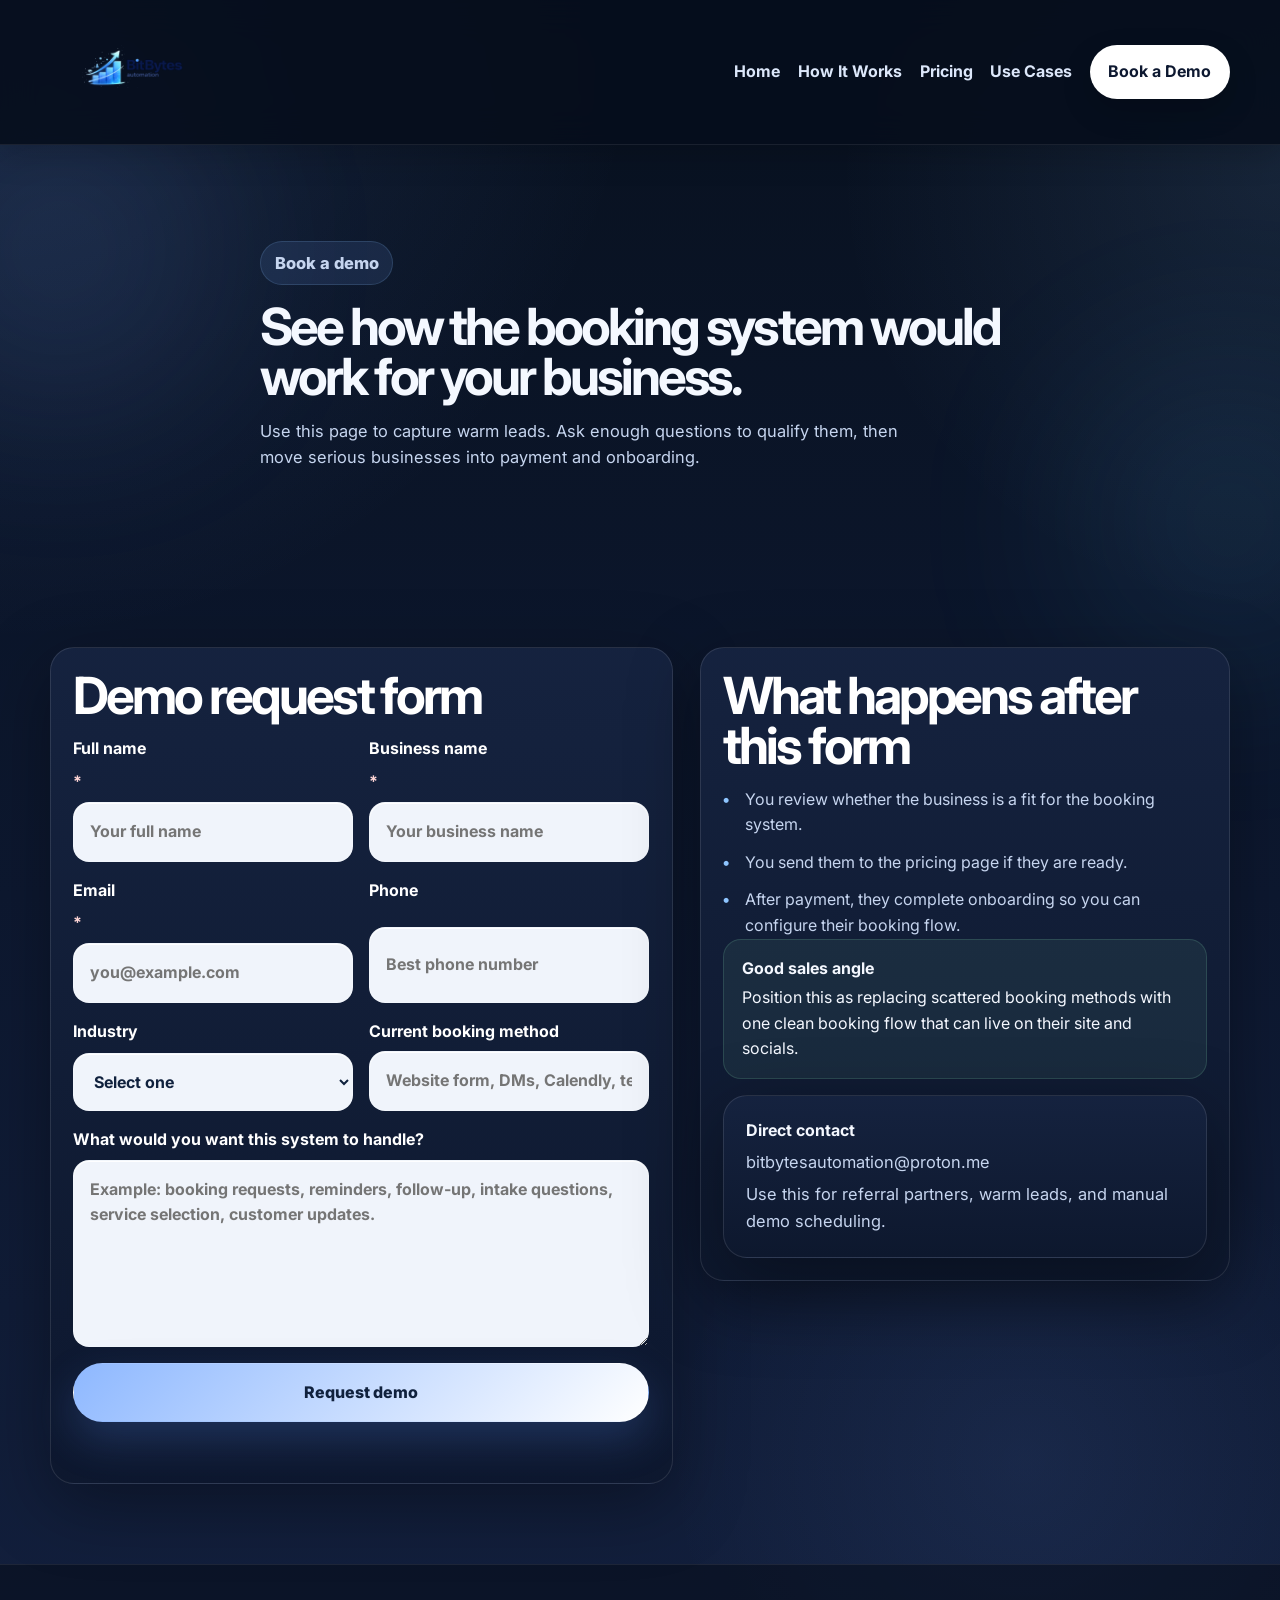
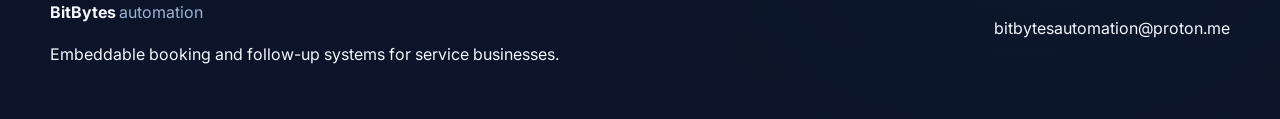
<file: contact.html>
<!DOCTYPE html>
<html lang="en">
<head>
  <meta charset="UTF-8" />
  <meta name="viewport" content="width=device-width, initial-scale=1.0" />
  <title>Book a Demo | BitBytes Automation</title>
  <meta name="description" content="Request a demo of the BitBytes embedded booking and follow-up system." />
  <link rel="preconnect" href="https://fonts.googleapis.com">
  <link rel="preconnect" href="https://fonts.gstatic.com" crossorigin>
  <link href="https://fonts.googleapis.com/css2?family=Inter:wght@400;500;600;700;800&display=swap" rel="stylesheet">
  <link rel="stylesheet" href="assets/css/styles.css" />
</head>
<body>
  <header class="site-header">
    <div class="container nav-wrap">
      <a class="brand" href="index.html" aria-label="BitBytes Automation home">
        <img src="assets/images/logo.png" alt="BitBytes Automation logo" class="brand-logo" />
      </a>
      <nav class="nav">
        <a href="index.html">Home</a>
        <a href="case-study.html">How It Works</a>
        <a href="pricing.html">Pricing</a>
        <a href="testimonials.html">Use Cases</a>
        <a href="contact.html" class="active nav-cta">Book a Demo</a>
      </nav>
    </div>
  </header>

  <main class="page-main">
    <section class="page-hero">
      <div class="container narrow">
        <p class="eyebrow">Book a demo</p>
        <h1>See how the booking system would work for your business.</h1>
        <p>
          Use this page to capture warm leads. Ask enough questions to qualify them, then move serious businesses into payment and onboarding.
        </p>
      </div>
    </section>

    <section class="services">
      <div class="container contact-layout">
        <div class="detail-card">
          <h2>Demo request form</h2>
          <form class="contact-form" id="contactForm" data-webhook-key="contact" data-redirect="thank-you.html">
            <div class="form-grid">
              <label>
                Full name <span class="required-star">*</span>
                <input type="text" name="name" placeholder="Your full name" required />
              </label>
              <label>
                Business name <span class="required-star">*</span>
                <input type="text" name="business" placeholder="Your business name" required />
              </label>
            </div>

            <div class="form-grid">
              <label>
                Email <span class="required-star">*</span>
                <input type="email" name="email" placeholder="you@example.com" required />
              </label>
              <label>
                Phone
                <input type="tel" name="phone" placeholder="Best phone number" />
              </label>
            </div>

            <div class="form-grid">
              <label>
                Industry
                <select name="industry">
                  <option value="">Select one</option>
                  <option>Med Spa</option>
                  <option>Salon / Barber</option>
                  <option>Tattoo</option>
                  <option>Dental / Clinic</option>
                  <option>Detailing / Auto</option>
                  <option>Gym / Coaching</option>
                  <option>Other</option>
                </select>
              </label>
              <label>
                Current booking method
                <input type="text" name="current_booking_method" placeholder="Website form, DMs, Calendly, text, etc." />
              </label>
            </div>

            <label>
              What would you want this system to handle?
              <textarea name="message" rows="6" placeholder="Example: booking requests, reminders, follow-up, intake questions, service selection, customer updates."></textarea>
            </label>

            <button class="btn btn-primary" type="submit">Request demo</button>
            <p class="form-status" aria-live="polite"></p>
          </form>
        </div>

        <div class="detail-card">
          <h2>What happens after this form</h2>
          <ul class="detail-list">
            <li>You review whether the business is a fit for the booking system.</li>
            <li>You send them to the pricing page if they are ready.</li>
            <li>After payment, they complete onboarding so you can configure their booking flow.</li>
          </ul>

          <div class="callout">
            <strong>Good sales angle</strong>
            Position this as replacing scattered booking methods with one clean booking flow that can live on their site and socials.
          </div>

          <div class="note-box" style="margin-top:1rem;">
            <strong>Direct contact</strong>
            <p><a href="mailto:bitbytesautomation@proton.me">bitbytesautomation@proton.me</a></p>
            <p class="mini-note">Use this for referral partners, warm leads, and manual demo scheduling.</p>
          </div>
        </div>
      </div>
    </section>
  </main>

  <footer class="site-footer">
    <div class="container footer-wrap">
      <div>
        <strong>BitBytes</strong><span class="footer-sub">automation</span>
        <p>Embeddable booking and follow-up systems for service businesses.</p>
      </div>
      <div>
        <p><a href="mailto:bitbytesautomation@proton.me">bitbytesautomation@proton.me</a></p>
      </div>
    </div>
  </footer>

  <script src="assets/js/site-config.js"></script>
  <script src="assets/js/script.js"></script>
</body>
</html>
</file>
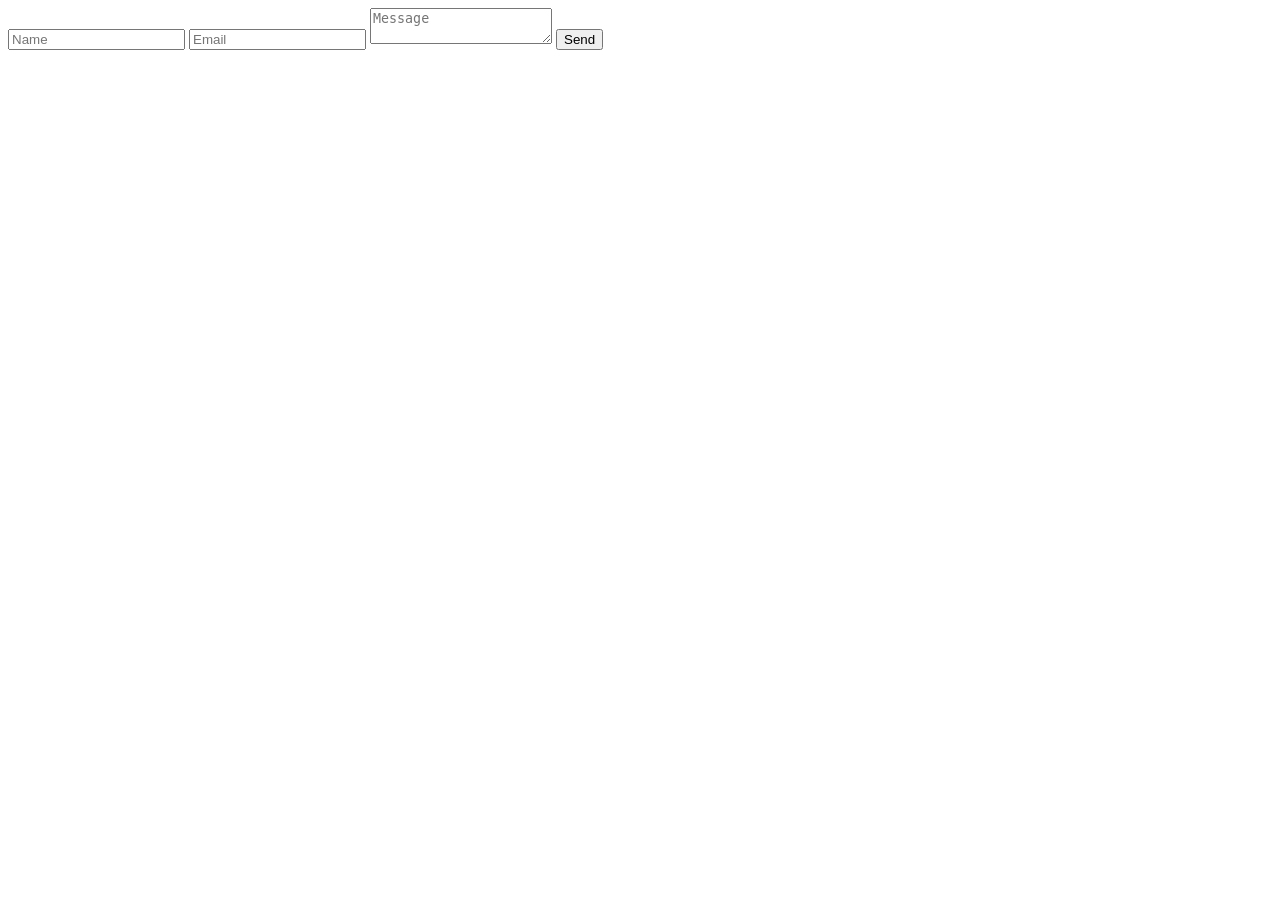
<file: form-test.html>
<!DOCTYPE html>
<html lang="en">
<body>
  <form action="https://formspree.io/f/mlgoanvy" method="POST">
    <input type="text" name="name" placeholder="Name" required>
    <input type="email" name="email" placeholder="Email" required>
    <textarea name="message" placeholder="Message" required></textarea>
    <button type="submit">Send</button>
  </form>
</body>
</html>
</file>
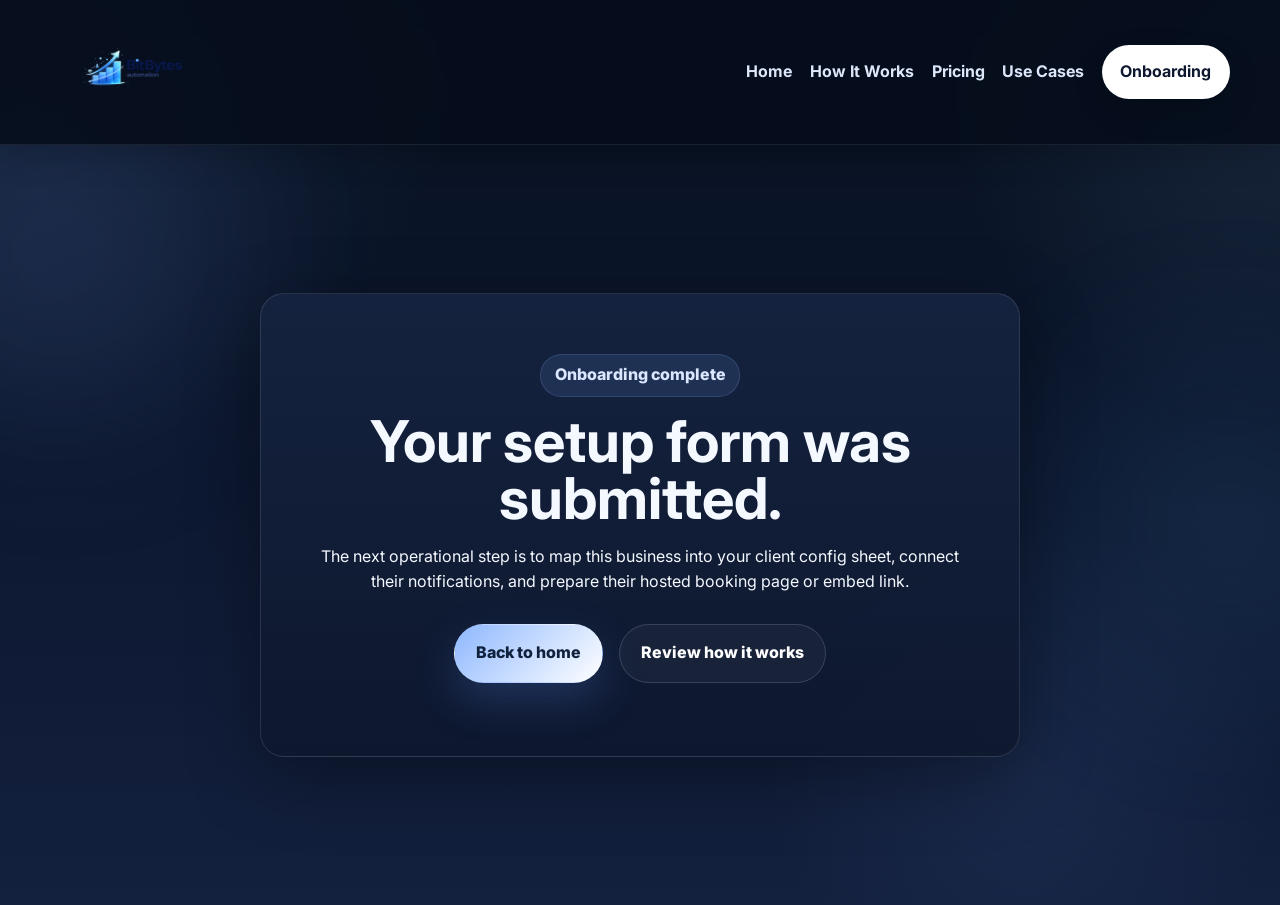
<file: onboarding-thank-you.html>
<!DOCTYPE html>
<html lang="en">
<head>
  <meta charset="UTF-8" />
  <meta name="viewport" content="width=device-width, initial-scale=1.0"/>
  <title>Onboarding Submitted | BitBytes Automation</title>
  <link rel="preconnect" href="https://fonts.googleapis.com">
  <link rel="preconnect" href="https://fonts.gstatic.com" crossorigin>
  <link href="https://fonts.googleapis.com/css2?family=Inter:wght@400;500;600;700;800&display=swap" rel="stylesheet">
  <link rel="stylesheet" href="assets/css/styles.css" />
</head>
<body>
  <header class="site-header">
    <div class="container nav-wrap">
      <a class="brand" href="index.html" aria-label="BitBytes Automation home">
        <img src="assets/images/logo.png" alt="BitBytes Automation logo" class="brand-logo" />
      </a>
      <nav class="nav">
        <a href="index.html">Home</a>
        <a href="case-study.html">How It Works</a>
        <a href="pricing.html">Pricing</a>
        <a href="testimonials.html">Use Cases</a>
        <a href="onboarding.html" class="nav-cta">Onboarding</a>
      </nav>
    </div>
  </header>

  <main style="min-height: calc(100vh - 140px); display:flex; align-items:center; justify-content:center; text-align:center;">
    <div class="detail-card" style="max-width:760px; margin:1rem; padding:2.75rem;">
      <p class="eyebrow">Onboarding complete</p>
      <h1 style="font-size:clamp(2.2rem, 5vw, 3.6rem); margin:0 0 1rem; line-height:1;">Your setup form was submitted.</h1>
      <p>The next operational step is to map this business into your client config sheet, connect their notifications, and prepare their hosted booking page or embed link.</p>
      <div class="hero-actions" style="justify-content:center;">
        <a href="index.html" class="btn btn-primary">Back to home</a>
        <a href="case-study.html" class="btn btn-secondary">Review how it works</a>
      </div>
    </div>
  </main>

  <script src="assets/js/site-config.js"></script>
  <script src="assets/js/script.js"></script>
</body>
</html>
</file>
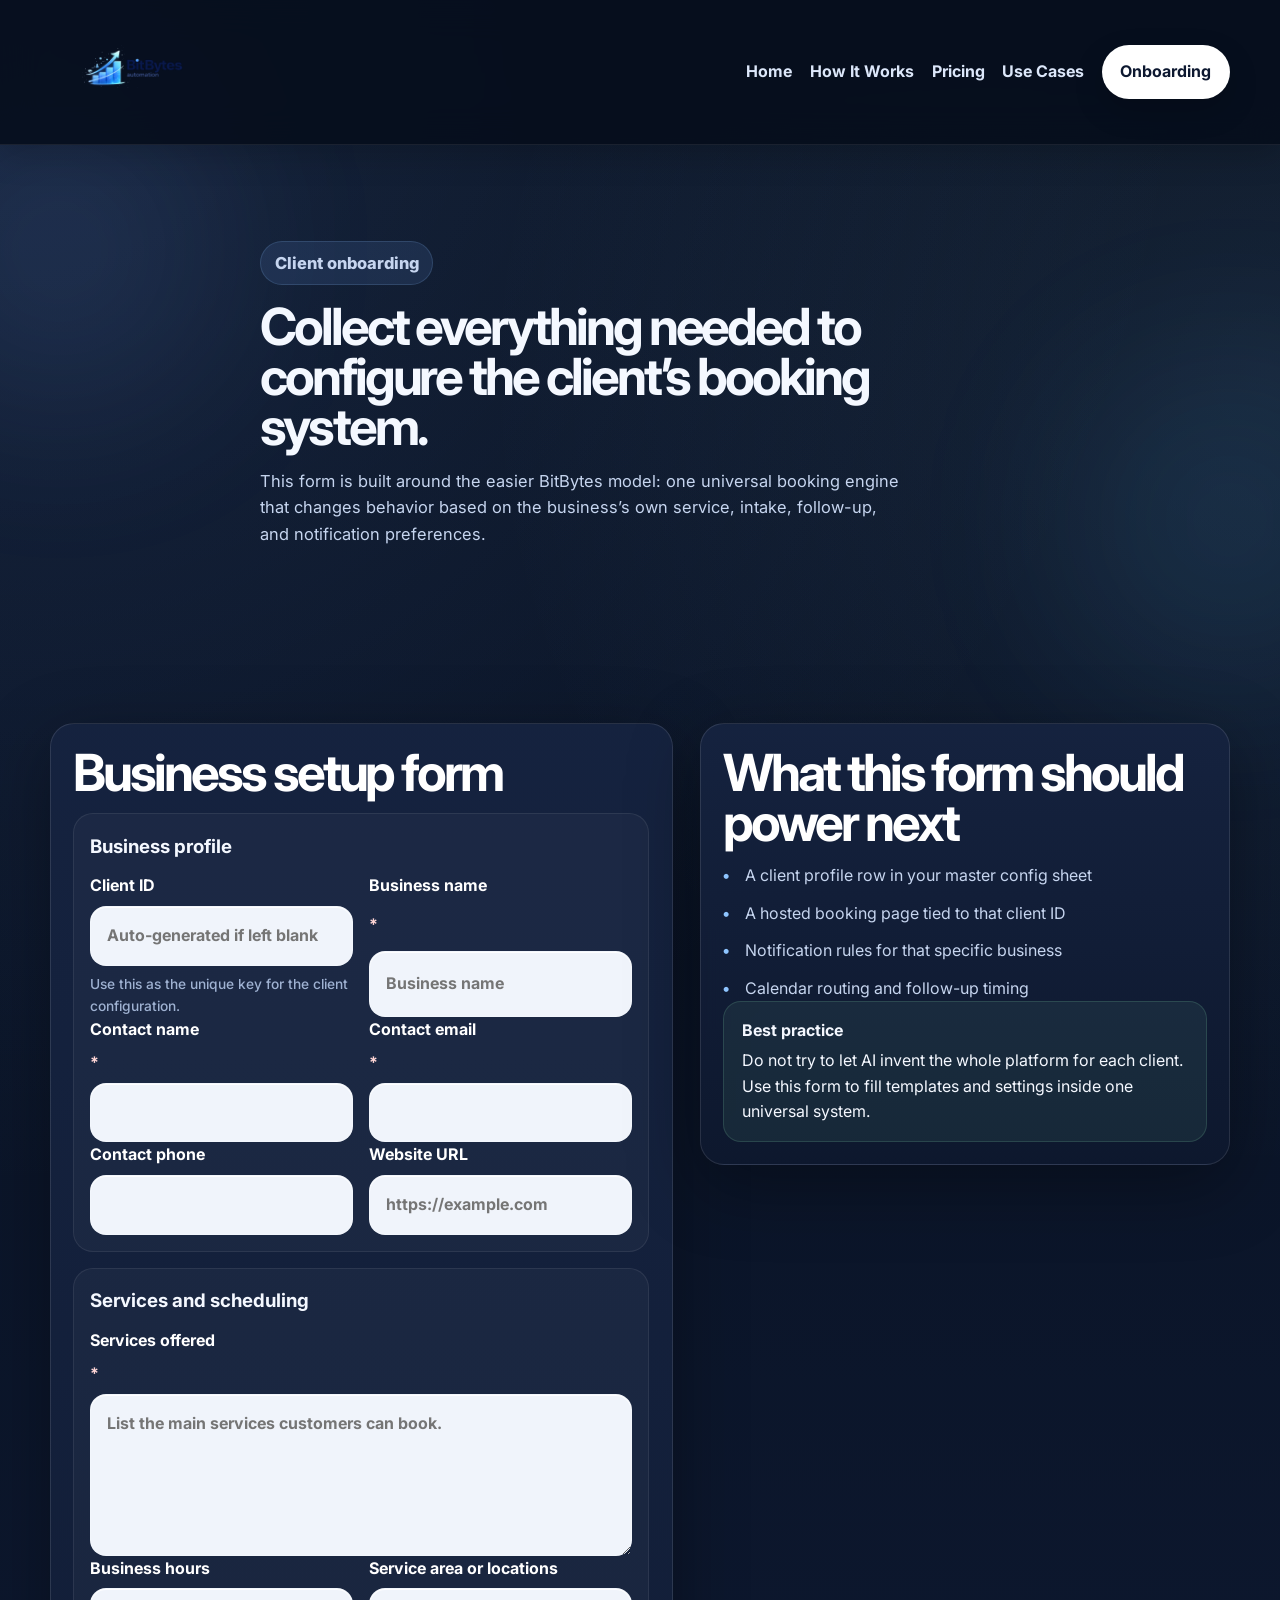
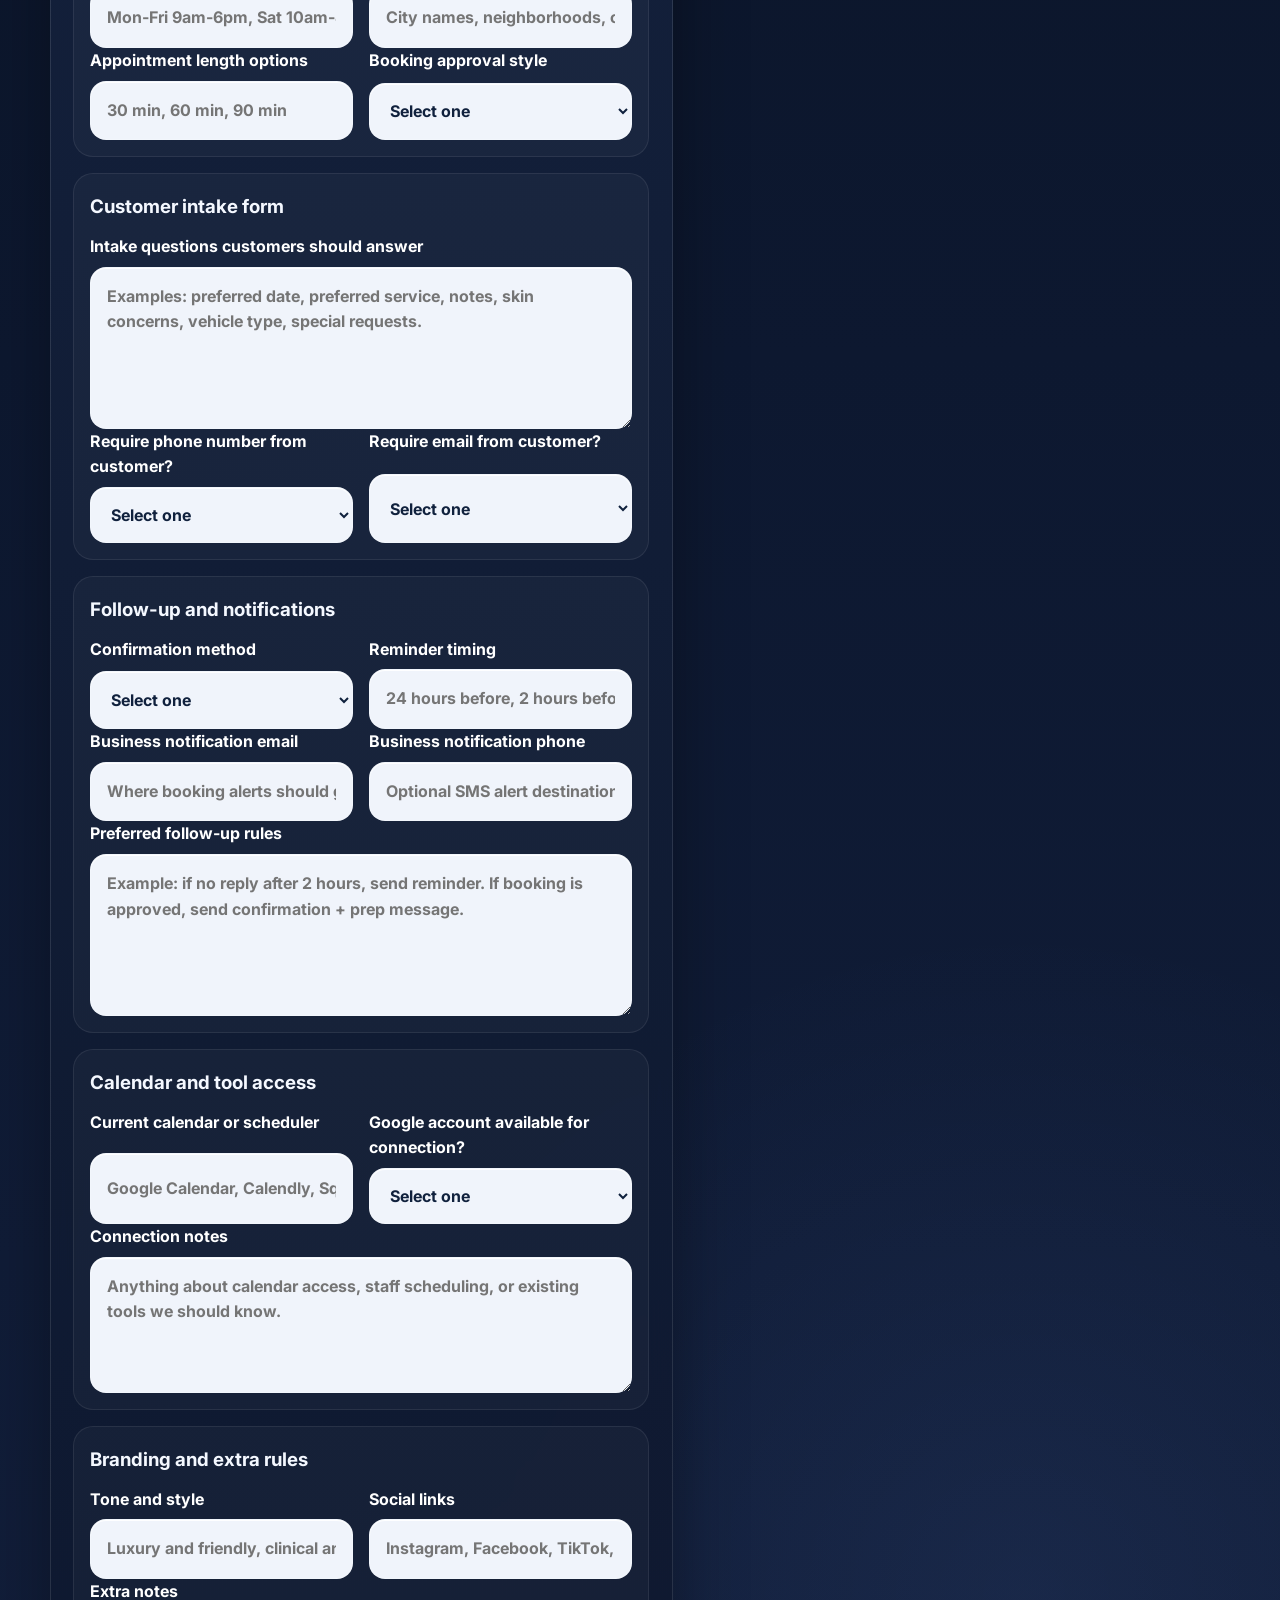
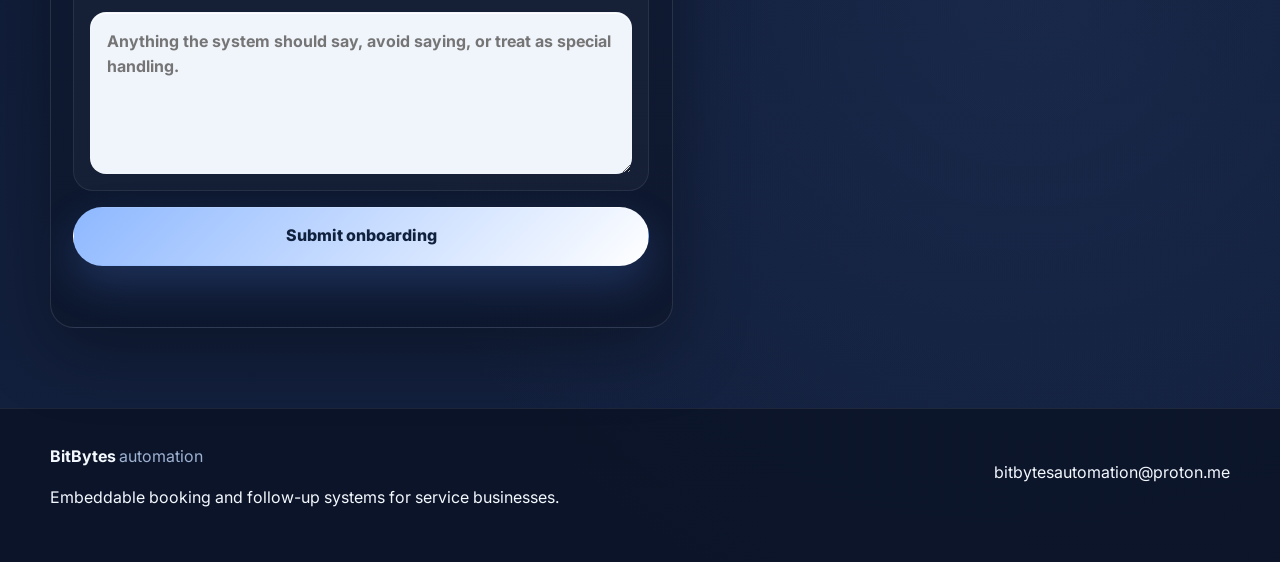
<file: onboarding.html>
<!DOCTYPE html>
<html lang="en">
<head>
  <meta charset="UTF-8" />
  <meta name="viewport" content="width=device-width, initial-scale=1.0" />
  <title>Client Onboarding | BitBytes Automation</title>
  <meta name="description" content="BitBytes client onboarding form for the embedded booking and follow-up system." />
  <link rel="preconnect" href="https://fonts.googleapis.com">
  <link rel="preconnect" href="https://fonts.gstatic.com" crossorigin>
  <link href="https://fonts.googleapis.com/css2?family=Inter:wght@400;500;600;700;800&display=swap" rel="stylesheet">
  <link rel="stylesheet" href="assets/css/styles.css" />
</head>
<body>
  <header class="site-header">
    <div class="container nav-wrap">
      <a class="brand" href="index.html" aria-label="BitBytes Automation home">
        <img src="assets/images/logo.png" alt="BitBytes Automation logo" class="brand-logo" />
      </a>
      <nav class="nav">
        <a href="index.html">Home</a>
        <a href="case-study.html">How It Works</a>
        <a href="pricing.html">Pricing</a>
        <a href="testimonials.html">Use Cases</a>
        <a href="onboarding.html" class="active nav-cta">Onboarding</a>
      </nav>
    </div>
  </header>

  <main class="page-main">
    <section class="page-hero">
      <div class="container narrow">
        <p class="eyebrow">Client onboarding</p>
        <h1>Collect everything needed to configure the client’s booking system.</h1>
        <p>
          This form is built around the easier BitBytes model: one universal booking engine that changes behavior based on the business’s own service,
          intake, follow-up, and notification preferences.
        </p>
      </div>
    </section>

    <section class="services">
      <div class="container contact-layout">
        <div class="detail-card">
          <h2>Business setup form</h2>

          <form class="contact-form" id="onboardingForm" data-webhook-key="onboarding" data-redirect="onboarding-thank-you.html">

            <div class="form-section">
              <h3>Business profile</h3>
              <div class="form-grid">
                <label>
                  Client ID
                  <input type="text" name="client_id" placeholder="Auto-generated if left blank" />
                  <span class="field-note">Use this as the unique key for the client configuration.</span>
                </label>

                <label>
                  Business name <span class="required-star">*</span>
                  <input type="text" name="business_name" placeholder="Business name" required />
                </label>
              </div>

              <div class="form-grid">
                <label>
                  Contact name <span class="required-star">*</span>
                  <input type="text" name="contact_name" required />
                </label>

                <label>
                  Contact email <span class="required-star">*</span>
                  <input type="email" name="contact_email" required />
                </label>
              </div>

              <div class="form-grid">
                <label>
                  Contact phone
                  <input type="tel" name="contact_phone" />
                </label>

                <label>
                  Website URL
                  <input type="url" name="website_url" placeholder="https://example.com" />
                </label>
              </div>
            </div>

            <div class="form-section">
              <h3>Services and scheduling</h3>
              <label>
                Services offered <span class="required-star">*</span>
                <textarea name="services_offered" rows="5" required placeholder="List the main services customers can book."></textarea>
              </label>

              <div class="form-grid">
                <label>
                  Business hours
                  <input type="text" name="business_hours" placeholder="Mon-Fri 9am-6pm, Sat 10am-4pm" />
                </label>

                <label>
                  Service area or locations
                  <input type="text" name="service_areas" placeholder="City names, neighborhoods, or locations served" />
                </label>
              </div>

              <div class="form-grid">
                <label>
                  Appointment length options
                  <input type="text" name="appointment_lengths" placeholder="30 min, 60 min, 90 min" />
                </label>

                <label>
                  Booking approval style
                  <select name="booking_approval_style">
                    <option value="">Select one</option>
                    <option value="auto_confirm">Auto confirm</option>
                    <option value="manual_review">Manual review before confirming</option>
                    <option value="calendar_based">Based on calendar availability</option>
                  </select>
                </label>
              </div>
            </div>

            <div class="form-section">
              <h3>Customer intake form</h3>
              <label>
                Intake questions customers should answer
                <textarea name="intake_questions" rows="5" placeholder="Examples: preferred date, preferred service, notes, skin concerns, vehicle type, special requests."></textarea>
              </label>

              <div class="form-grid">
                <label>
                  Require phone number from customer?
                  <select name="require_customer_phone">
                    <option value="">Select one</option>
                    <option value="yes">Yes</option>
                    <option value="no">No</option>
                  </select>
                </label>

                <label>
                  Require email from customer?
                  <select name="require_customer_email">
                    <option value="">Select one</option>
                    <option value="yes">Yes</option>
                    <option value="no">No</option>
                  </select>
                </label>
              </div>
            </div>

            <div class="form-section">
              <h3>Follow-up and notifications</h3>
              <div class="form-grid">
                <label>
                  Confirmation method
                  <select name="confirmation_method">
                    <option value="">Select one</option>
                    <option value="email">Email</option>
                    <option value="text">Text</option>
                    <option value="both">Both</option>
                  </select>
                </label>

                <label>
                  Reminder timing
                  <input type="text" name="reminder_timing" placeholder="24 hours before, 2 hours before, etc." />
                </label>
              </div>

              <div class="form-grid">
                <label>
                  Business notification email
                  <input type="email" name="notification_email" placeholder="Where booking alerts should go" />
                </label>

                <label>
                  Business notification phone
                  <input type="tel" name="notification_phone" placeholder="Optional SMS alert destination" />
                </label>
              </div>

              <label>
                Preferred follow-up rules
                <textarea name="follow_up_rules" rows="5" placeholder="Example: if no reply after 2 hours, send reminder. If booking is approved, send confirmation + prep message."></textarea>
              </label>
            </div>

            <div class="form-section">
              <h3>Calendar and tool access</h3>
              <div class="form-grid">
                <label>
                  Current calendar or scheduler
                  <input type="text" name="current_calendar_system" placeholder="Google Calendar, Calendly, Square, none, etc." />
                </label>

                <label>
                  Google account available for connection?
                  <select name="google_account_available">
                    <option value="">Select one</option>
                    <option value="yes">Yes</option>
                    <option value="no">No</option>
                    <option value="needs_help">Needs help setting it up</option>
                  </select>
                </label>
              </div>

              <label>
                Connection notes
                <textarea name="connection_notes" rows="4" placeholder="Anything about calendar access, staff scheduling, or existing tools we should know."></textarea>
              </label>
            </div>

            <div class="form-section">
              <h3>Branding and extra rules</h3>
              <div class="form-grid">
                <label>
                  Tone and style
                  <input type="text" name="tone_style" placeholder="Luxury and friendly, clinical and short, casual, etc." />
                </label>

                <label>
                  Social links
                  <input type="text" name="social_links" placeholder="Instagram, Facebook, TikTok, etc." />
                </label>
              </div>

              <label>
                Extra notes
                <textarea name="extra_notes" rows="5" placeholder="Anything the system should say, avoid saying, or treat as special handling."></textarea>
              </label>
            </div>

            <button class="btn btn-primary" type="submit">Submit onboarding</button>
            <p class="form-status" aria-live="polite"></p>
          </form>
        </div>

        <div class="detail-card">
          <h2>What this form should power next</h2>
          <ul class="detail-list">
            <li>A client profile row in your master config sheet</li>
            <li>A hosted booking page tied to that client ID</li>
            <li>Notification rules for that specific business</li>
            <li>Calendar routing and follow-up timing</li>
          </ul>

          <div class="callout">
            <strong>Best practice</strong>
            Do not try to let AI invent the whole platform for each client. Use this form to fill templates and settings inside one universal system.
          </div>
        </div>
      </div>
    </section>
  </main>

  <footer class="site-footer">
    <div class="container footer-wrap">
      <div>
        <strong>BitBytes</strong><span class="footer-sub">automation</span>
        <p>Embeddable booking and follow-up systems for service businesses.</p>
      </div>
      <div>
        <p><a href="mailto:bitbytesautomation@proton.me">bitbytesautomation@proton.me</a></p>
      </div>
    </div>
  </footer>

  <script src="assets/js/site-config.js"></script>
  <script src="assets/js/script.js"></script>
</body>
</html>
</file>
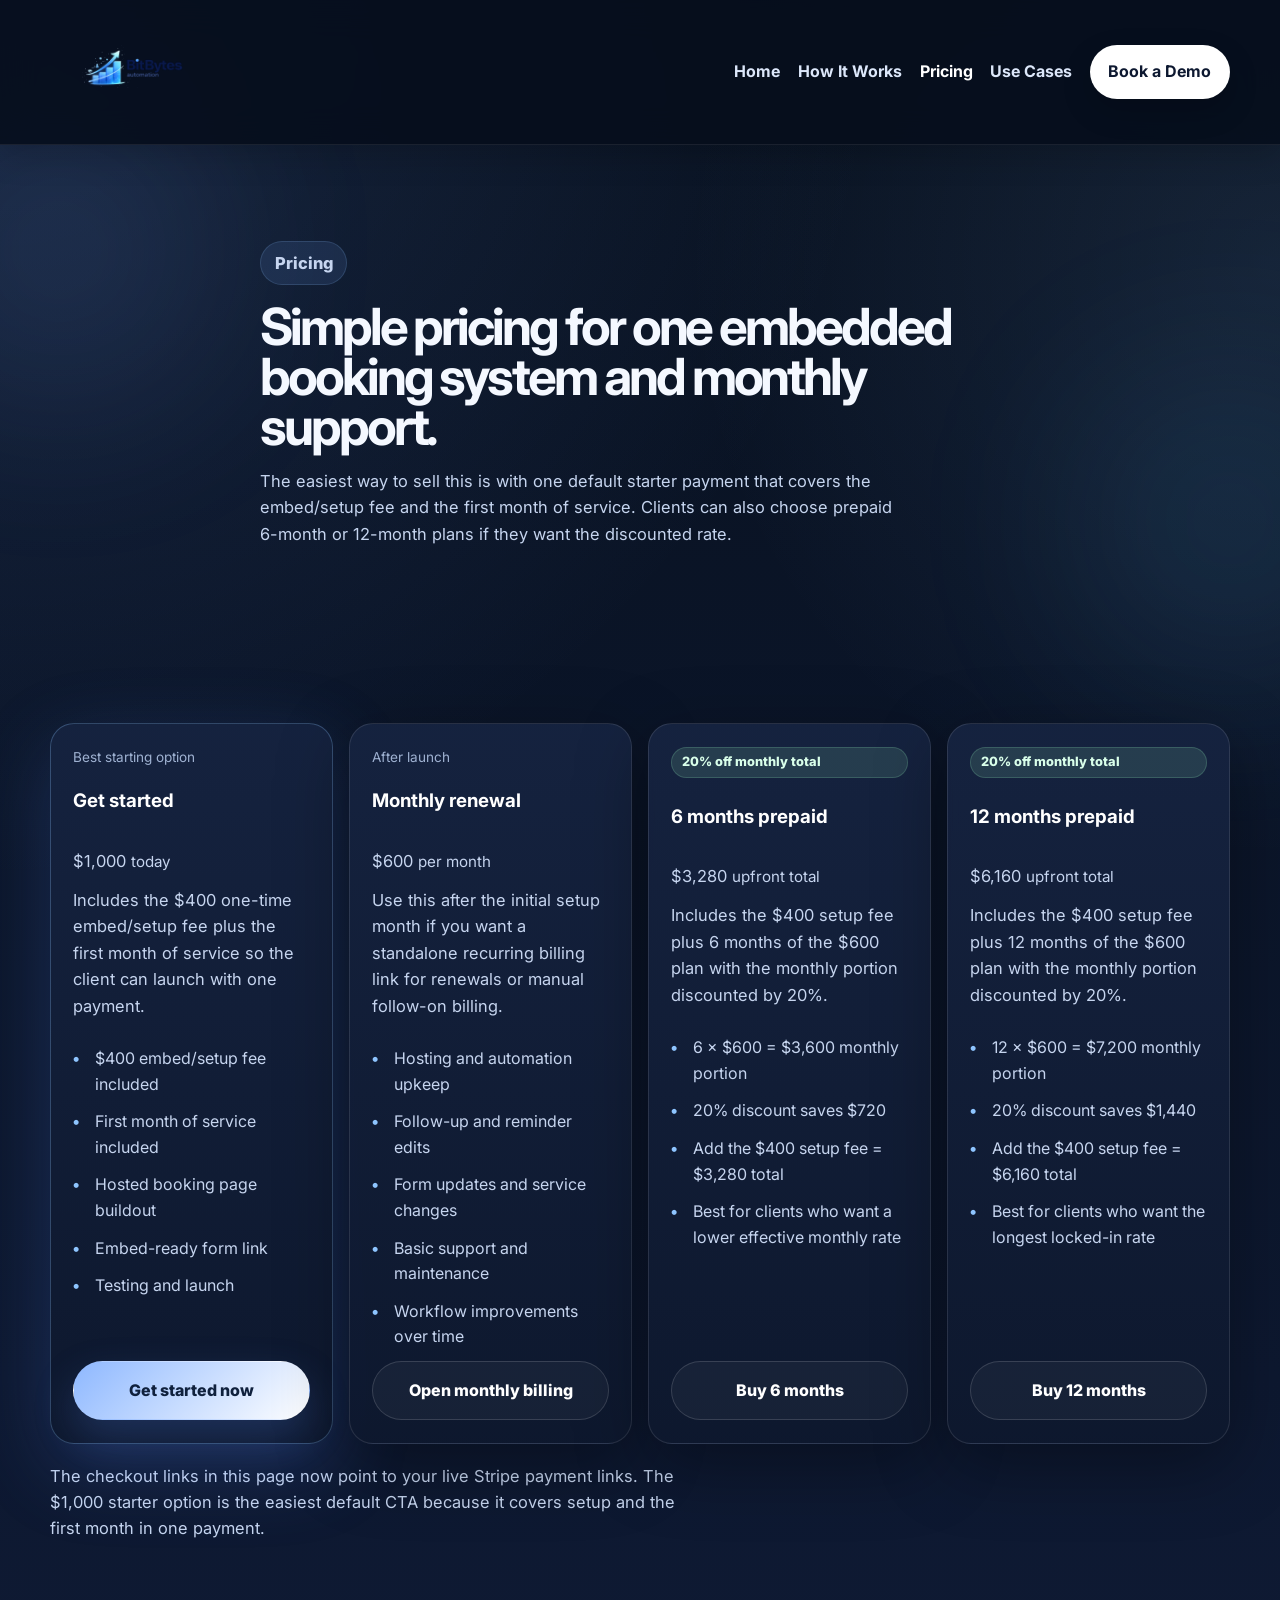
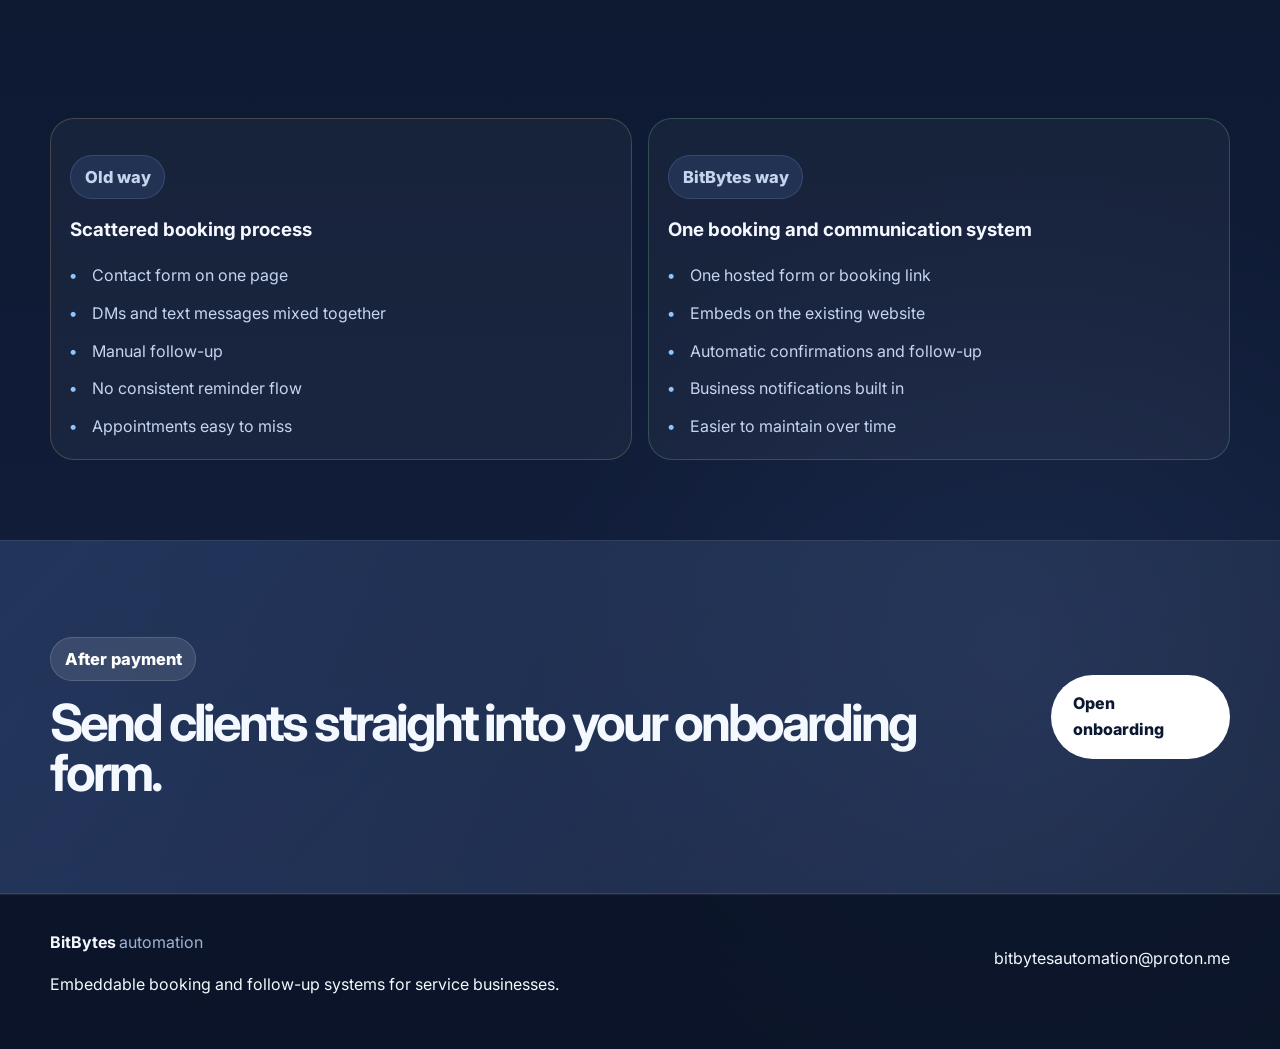
<file: pricing.html>
<!DOCTYPE html>
<html lang="en">
<head>
  <meta charset="UTF-8" />
  <meta name="viewport" content="width=device-width, initial-scale=1.0" />
  <title>Pricing | BitBytes Automation</title>
  <meta name="description" content="BitBytes pricing for an embedded booking system with automated follow-up and business notifications." />
  <link rel="preconnect" href="https://fonts.googleapis.com">
  <link rel="preconnect" href="https://fonts.gstatic.com" crossorigin>
  <link href="https://fonts.googleapis.com/css2?family=Inter:wght@400;500;600;700;800&display=swap" rel="stylesheet">
  <link rel="stylesheet" href="assets/css/styles.css" />
</head>
<body>
  <header class="site-header">
    <div class="container nav-wrap">
      <a class="brand" href="index.html" aria-label="BitBytes Automation home">
        <img src="assets/images/logo.png" alt="BitBytes Automation logo" class="brand-logo" />
      </a>
      <nav class="nav">
        <a href="index.html">Home</a>
        <a href="case-study.html">How It Works</a>
        <a href="pricing.html" class="active">Pricing</a>
        <a href="testimonials.html">Use Cases</a>
        <a href="contact.html" class="nav-cta">Book a Demo</a>
      </nav>
    </div>
  </header>

  <main class="page-main">
    <section class="page-hero">
      <div class="container narrow">
        <p class="eyebrow">Pricing</p>
        <h1>Simple pricing for one embedded booking system and monthly support.</h1>
        <p>
          The easiest way to sell this is with one default starter payment that covers the embed/setup fee and the first month of service.
          Clients can also choose prepaid 6-month or 12-month plans if they want the discounted rate.
        </p>
      </div>
    </section>

    <section class="services">
      <div class="container">
        <div class="pricing-grid four-up">
          <article class="pricing-card featured">
            <span class="pricing-eyebrow">Best starting option</span>
            <h3>Get started</h3>
            <p class="price">$1,000 <small>today</small></p>
            <p>Includes the $400 one-time embed/setup fee plus the first month of service so the client can launch with one payment.</p>
            <ul class="detail-list">
              <li>$400 embed/setup fee included</li>
              <li>First month of service included</li>
              <li>Hosted booking page buildout</li>
              <li>Embed-ready form link</li>
              <li>Testing and launch</li>
            </ul>
            <div class="pricing-actions">
              <a class="btn btn-primary" data-stripe-key="setupOneTime" href="#">Get started now</a>
            </div>
          </article>

          <article class="pricing-card">
            <span class="pricing-eyebrow">After launch</span>
            <h3>Monthly renewal</h3>
            <p class="price">$600 <small>per month</small></p>
            <p>Use this after the initial setup month if you want a standalone recurring billing link for renewals or manual follow-on billing.</p>
            <ul class="detail-list">
              <li>Hosting and automation upkeep</li>
              <li>Follow-up and reminder edits</li>
              <li>Form updates and service changes</li>
              <li>Basic support and maintenance</li>
              <li>Workflow improvements over time</li>
            </ul>
            <div class="pricing-actions">
              <a class="btn btn-secondary" data-stripe-key="monthly" href="#">Open monthly billing</a>
            </div>
          </article>

          <article class="pricing-card">
            <span class="discount-badge">20% off monthly total</span>
            <h3>6 months prepaid</h3>
            <p class="price">$3,280 <small>upfront total</small></p>
            <p>Includes the $400 setup fee plus 6 months of the $600 plan with the monthly portion discounted by 20%.</p>
            <ul class="detail-list">
              <li>6 × $600 = $3,600 monthly portion</li>
              <li>20% discount saves $720</li>
              <li>Add the $400 setup fee = $3,280 total</li>
              <li>Best for clients who want a lower effective monthly rate</li>
            </ul>
            <div class="pricing-actions">
              <a class="btn btn-secondary" data-stripe-key="sixMonth" href="#">Buy 6 months</a>
            </div>
          </article>

          <article class="pricing-card">
            <span class="discount-badge">20% off monthly total</span>
            <h3>12 months prepaid</h3>
            <p class="price">$6,160 <small>upfront total</small></p>
            <p>Includes the $400 setup fee plus 12 months of the $600 plan with the monthly portion discounted by 20%.</p>
            <ul class="detail-list">
              <li>12 × $600 = $7,200 monthly portion</li>
              <li>20% discount saves $1,440</li>
              <li>Add the $400 setup fee = $6,160 total</li>
              <li>Best for clients who want the longest locked-in rate</li>
            </ul>
            <div class="pricing-actions">
              <a class="btn btn-secondary" data-stripe-key="twelveMonth" href="#">Buy 12 months</a>
            </div>
          </article>
        </div>

        <p class="pricing-inline-note">
          The checkout links in this page now point to your live Stripe payment links. The $1,000 starter option is the easiest default CTA because it covers setup and the first month in one payment.
        </p>
      </div>
    </section>

    <section class="video-intro">
      <div class="container comparison-grid">
        <div class="compare-card bad">
          <p class="section-tag">Old way</p>
          <h3>Scattered booking process</h3>
          <ul class="detail-list">
            <li>Contact form on one page</li>
            <li>DMs and text messages mixed together</li>
            <li>Manual follow-up</li>
            <li>No consistent reminder flow</li>
            <li>Appointments easy to miss</li>
          </ul>
        </div>
        <div class="compare-card good">
          <p class="section-tag">BitBytes way</p>
          <h3>One booking and communication system</h3>
          <ul class="detail-list">
            <li>One hosted form or booking link</li>
            <li>Embeds on the existing website</li>
            <li>Automatic confirmations and follow-up</li>
            <li>Business notifications built in</li>
            <li>Easier to maintain over time</li>
          </ul>
        </div>
      </div>
    </section>

    <section class="cta-band">
      <div class="container cta-band-wrap">
        <div>
          <p class="section-tag light">After payment</p>
          <h2>Send clients straight into your onboarding form.</h2>
        </div>
        <a href="onboarding.html" class="btn btn-light">Open onboarding</a>
      </div>
    </section>
  </main>

  <footer class="site-footer">
    <div class="container footer-wrap">
      <div>
        <strong>BitBytes</strong><span class="footer-sub">automation</span>
        <p>Embeddable booking and follow-up systems for service businesses.</p>
      </div>
      <div>
        <p><a href="mailto:bitbytesautomation@proton.me">bitbytesautomation@proton.me</a></p>
      </div>
    </div>
  </footer>

  <script src="assets/js/site-config.js"></script>
  <script src="assets/js/script.js"></script>
</body>
</html>
</file>
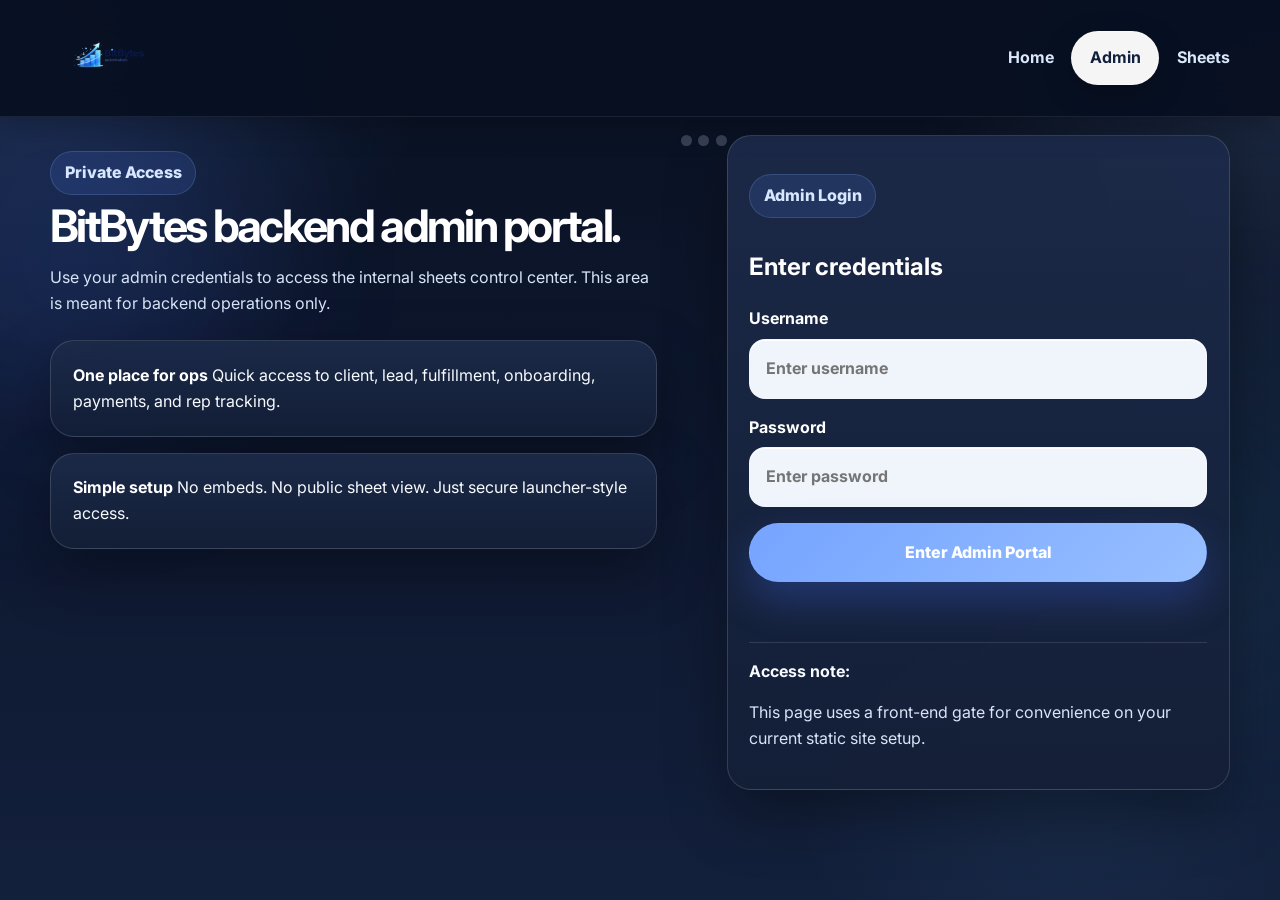
<file: sheets.html>
<!DOCTYPE html>
<html lang="en">
<head>
  <meta charset="UTF-8" />
  <meta name="viewport" content="width=device-width, initial-scale=1.0" />
  <title>Sheets Control Center | BitBytes Automation</title>
  <meta name="description" content="Private BitBytes Automation sheets launcher." />
  <link rel="preconnect" href="https://fonts.googleapis.com">
  <link rel="preconnect" href="https://fonts.gstatic.com" crossorigin>
  <link href="https://fonts.googleapis.com/css2?family=Inter:wght@400;500;600;700;800&display=swap" rel="stylesheet">
  <link rel="stylesheet" href="assets/css/admin-theme.css" />
</head>
<body class="admin-body">
  <header class="site-header">
    <div class="container nav-wrap">
      <a class="brand" href="index.html" aria-label="BitBytes Automation home">
        <img src="assets/images/logo.png" alt="BitBytes Automation logo" class="brand-logo" />
      </a>

      <nav class="nav">
        <a href="index.html">Home</a>
        <a href="admin.html">Admin</a>
        <a href="sheets.html" class="active nav-cta">Sheets</a>
      </nav>
    </div>
  </header>

  <main class="admin-main">
    <section class="dashboard-section compact-dashboard-section">
      <div class="container">
        <div class="dashboard-head compact-dashboard-head">
          <div>
            <p class="eyebrow">Backend Access</p>
            <h1 class="compact-title">Sheets control center</h1>
            <p class="dashboard-sub">
              Access your private Google Sheets for BitBytes operations.
            </p>
          </div>

          <div class="dashboard-actions">
            <button class="btn btn-secondary" id="logoutBtn" type="button">Log Out</button>
          </div>
        </div>

        <div class="kpi-grid">
          <div class="kpi-card">
            <span class="kpi-label">Tracked Sheets</span>
            <strong id="sheetCount">6</strong>
            <p>Core backend workspaces connected to this launcher.</p>
          </div>
          <div class="kpi-card">
            <span class="kpi-label">Access Type</span>
            <strong>Private links</strong>
            <p>No on-page embeds. Opens each sheet directly in Google Sheets.</p>
          </div>
          <div class="kpi-card">
            <span class="kpi-label">Usage</span>
            <strong>Ops dashboard</strong>
            <p>Fast access for client tracking, payments, and fulfillment work.</p>
          </div>
        </div>

        <div class="launcher-wrap">
          <aside class="sheet-sidebar">
            <div class="sidebar-card">
              <p class="section-tag">Quick Filter</p>
              <label class="search-label" for="sheetSearch">Find a sheet</label>
              <input type="search" id="sheetSearch" class="search-input" placeholder="Search sheet name..." />
            </div>

            <div class="sidebar-card">
              <p class="section-tag">Navigation</p>
              <div class="sheet-nav" id="sheetNav"></div>
            </div>
          </aside>

          <section class="sheet-stage">
            <div class="stage-card">
              <p class="section-tag">Selected Sheet</p>
              <h2 id="sheetTitle">BitBytes - Client Tracker</h2>
              <p id="sheetDescription" class="stage-copy">
                Launch the selected sheet in Google Sheets.
              </p>

              <div class="stage-actions">
                <a id="openSheetBtn" class="btn btn-primary" href="#" target="_blank" rel="noopener noreferrer">Open Sheet</a>
              </div>
            </div>

            <div class="cards-grid" id="sheetCards"></div>
          </section>
        </div>
      </div>
    </section>
  </main>

  <script src="assets/js/admin-auth.js"></script>
  <script src="assets/js/sheets-launcher.js"></script>
</body>
</html>
</file>
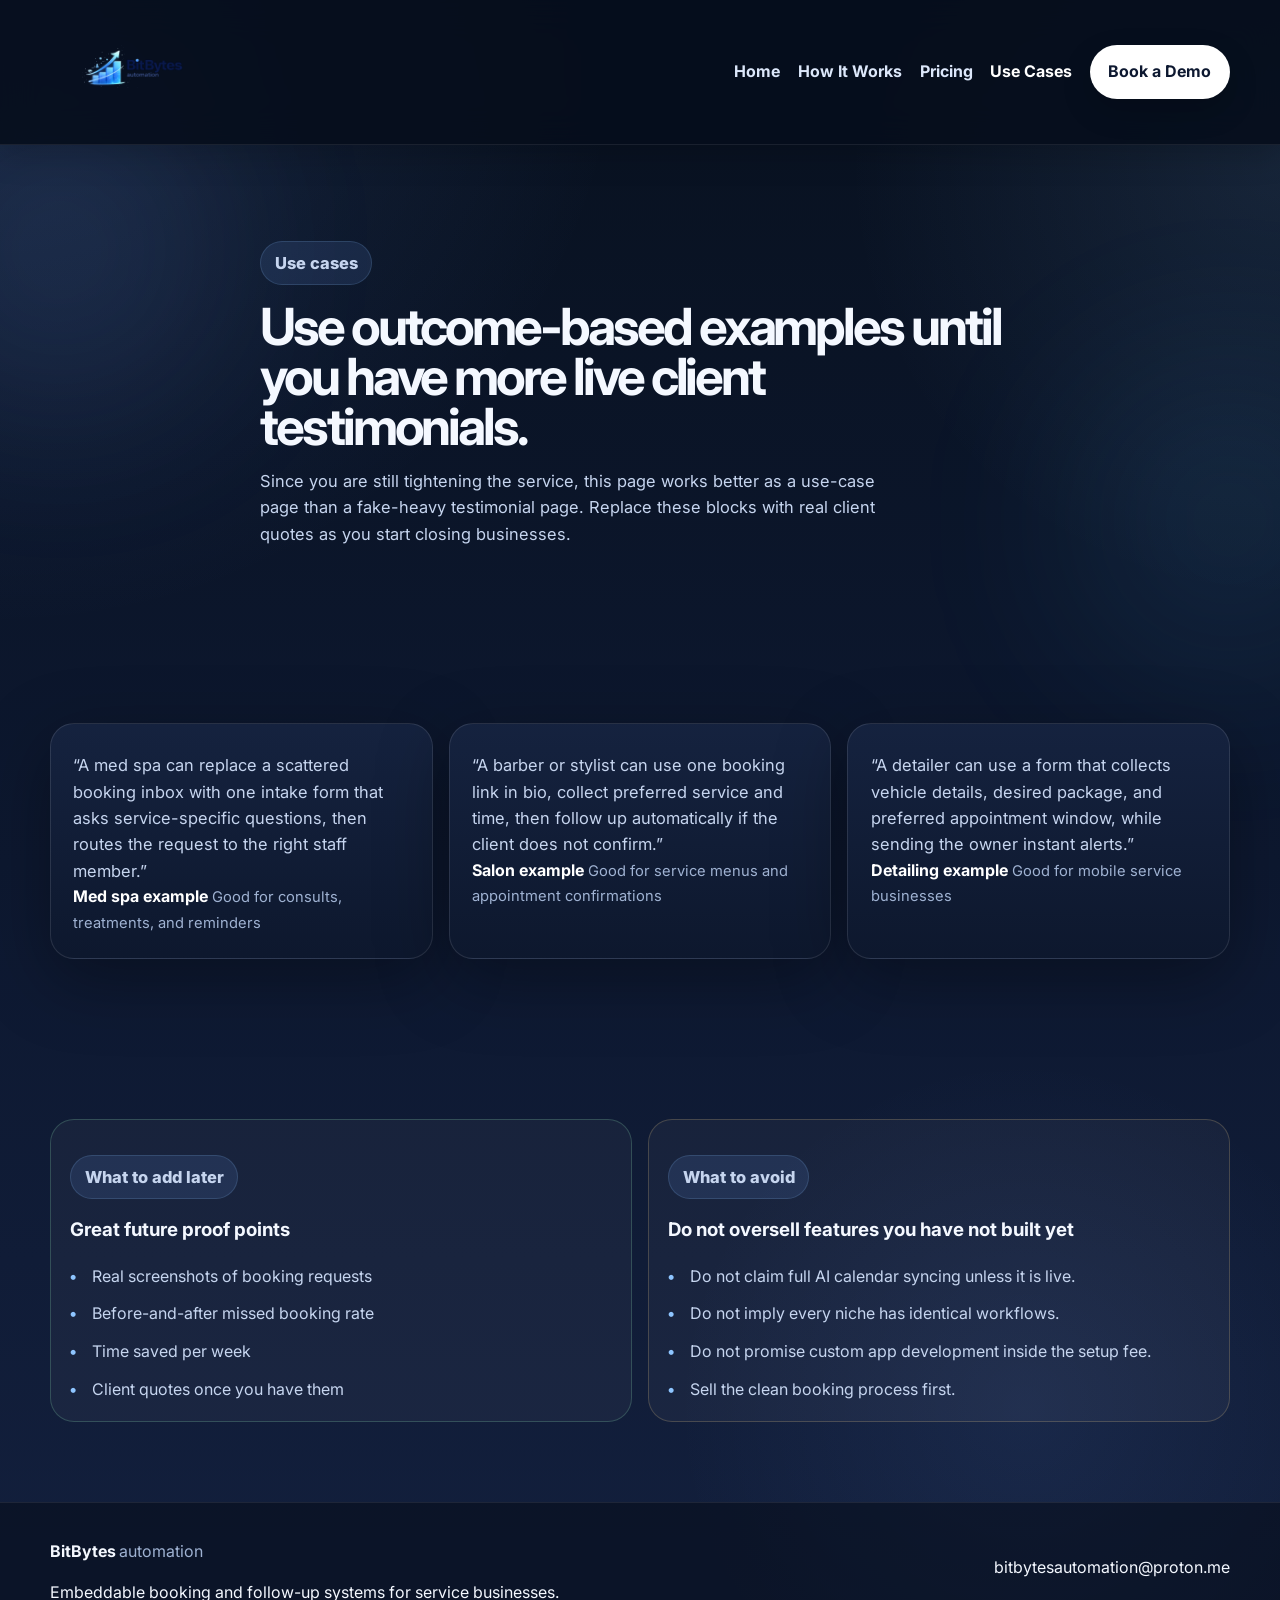
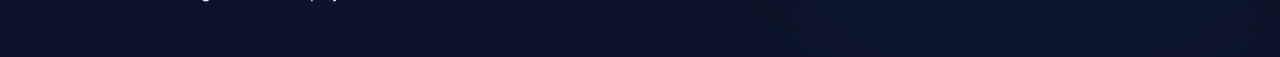
<file: testimonials.html>
<!DOCTYPE html>
<html lang="en">
<head>
  <meta charset="UTF-8" />
  <meta name="viewport" content="width=device-width, initial-scale=1.0" />
  <title>Use Cases | BitBytes Automation</title>
  <meta name="description" content="Example use cases for the BitBytes embedded booking and follow-up platform." />
  <link rel="preconnect" href="https://fonts.googleapis.com">
  <link rel="preconnect" href="https://fonts.gstatic.com" crossorigin>
  <link href="https://fonts.googleapis.com/css2?family=Inter:wght@400;500;600;700;800&display=swap" rel="stylesheet">
  <link rel="stylesheet" href="assets/css/styles.css" />
</head>
<body>
  <header class="site-header">
    <div class="container nav-wrap">
      <a class="brand" href="index.html" aria-label="BitBytes Automation home">
        <img src="assets/images/logo.png" alt="BitBytes Automation logo" class="brand-logo" />
      </a>
      <nav class="nav">
        <a href="index.html">Home</a>
        <a href="case-study.html">How It Works</a>
        <a href="pricing.html">Pricing</a>
        <a href="testimonials.html" class="active">Use Cases</a>
        <a href="contact.html" class="nav-cta">Book a Demo</a>
      </nav>
    </div>
  </header>

  <main class="page-main">
    <section class="page-hero">
      <div class="container narrow">
        <p class="eyebrow">Use cases</p>
        <h1>Use outcome-based examples until you have more live client testimonials.</h1>
        <p>
          Since you are still tightening the service, this page works better as a use-case page than a fake-heavy testimonial page.
          Replace these blocks with real client quotes as you start closing businesses.
        </p>
      </div>
    </section>

    <section class="services">
      <div class="container cards three-up">
        <article class="quote-card">
          <p>“A med spa can replace a scattered booking inbox with one intake form that asks service-specific questions, then routes the request to the right staff member.”</p>
          <strong>Med spa example</strong>
          <span class="mini-note">Good for consults, treatments, and reminders</span>
        </article>
        <article class="quote-card">
          <p>“A barber or stylist can use one booking link in bio, collect preferred service and time, then follow up automatically if the client does not confirm.”</p>
          <strong>Salon example</strong>
          <span class="mini-note">Good for service menus and appointment confirmations</span>
        </article>
        <article class="quote-card">
          <p>“A detailer can use a form that collects vehicle details, desired package, and preferred appointment window, while sending the owner instant alerts.”</p>
          <strong>Detailing example</strong>
          <span class="mini-note">Good for mobile service businesses</span>
        </article>
      </div>
    </section>

    <section class="services">
      <div class="container comparison-grid">
        <div class="compare-card good">
          <p class="section-tag">What to add later</p>
          <h3>Great future proof points</h3>
          <ul class="detail-list">
            <li>Real screenshots of booking requests</li>
            <li>Before-and-after missed booking rate</li>
            <li>Time saved per week</li>
            <li>Client quotes once you have them</li>
          </ul>
        </div>
        <div class="compare-card bad">
          <p class="section-tag">What to avoid</p>
          <h3>Do not oversell features you have not built yet</h3>
          <ul class="detail-list">
            <li>Do not claim full AI calendar syncing unless it is live.</li>
            <li>Do not imply every niche has identical workflows.</li>
            <li>Do not promise custom app development inside the setup fee.</li>
            <li>Sell the clean booking process first.</li>
          </ul>
        </div>
      </div>
    </section>
  </main>

  <footer class="site-footer">
    <div class="container footer-wrap">
      <div>
        <strong>BitBytes</strong><span class="footer-sub">automation</span>
        <p>Embeddable booking and follow-up systems for service businesses.</p>
      </div>
      <div>
        <p><a href="mailto:bitbytesautomation@proton.me">bitbytesautomation@proton.me</a></p>
      </div>
    </div>
  </footer>

  <script src="assets/js/site-config.js"></script>
  <script src="assets/js/script.js"></script>
</body>
</html>
</file>
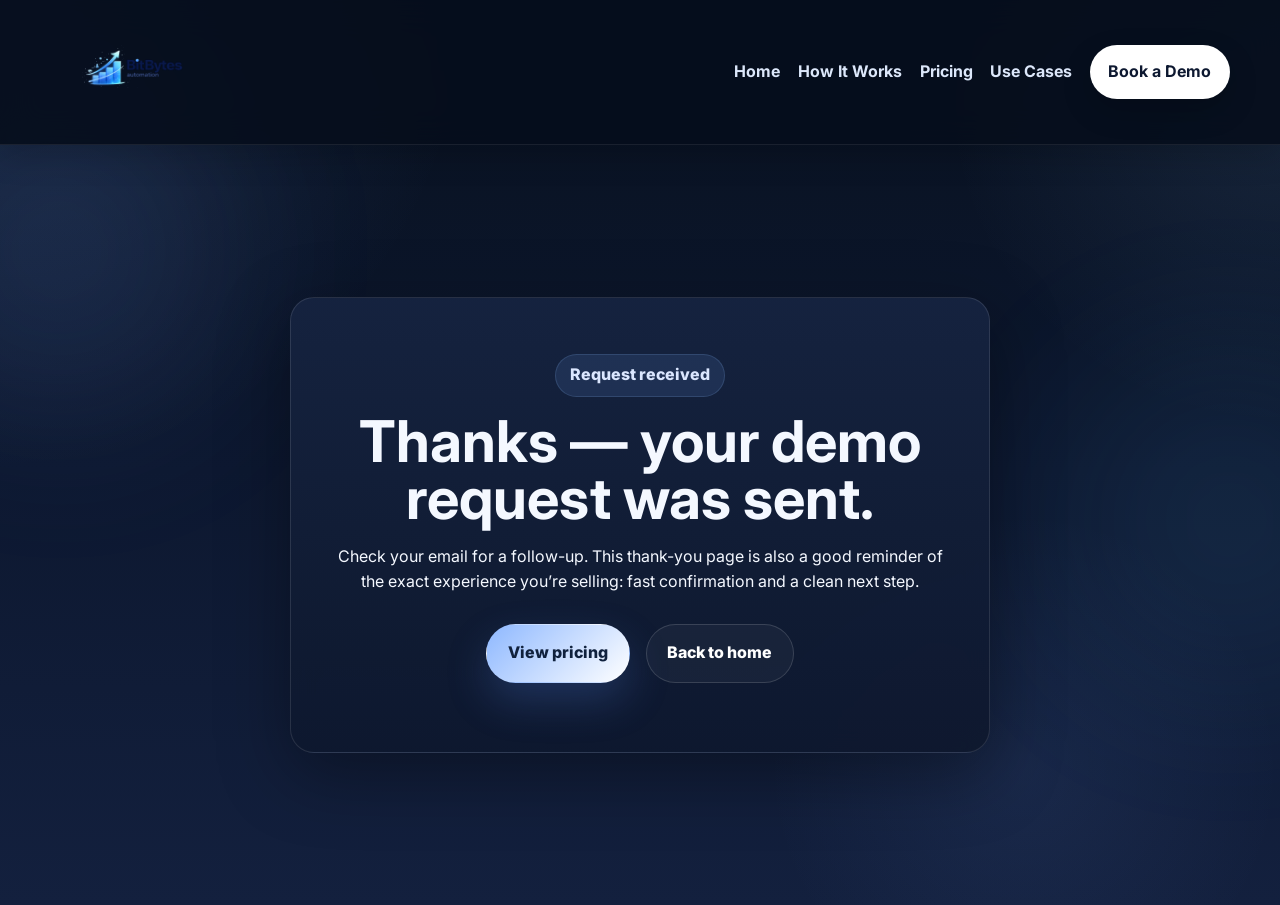
<file: thank-you.html>
<!DOCTYPE html>
<html lang="en">
<head>
  <meta charset="UTF-8" />
  <meta name="viewport" content="width=device-width, initial-scale=1.0"/>
  <title>Thanks | BitBytes Automation</title>
  <link rel="preconnect" href="https://fonts.googleapis.com">
  <link rel="preconnect" href="https://fonts.gstatic.com" crossorigin>
  <link href="https://fonts.googleapis.com/css2?family=Inter:wght@400;500;600;700;800&display=swap" rel="stylesheet">
  <link rel="stylesheet" href="assets/css/styles.css" />
</head>
<body>
  <header class="site-header">
    <div class="container nav-wrap">
      <a class="brand" href="index.html" aria-label="BitBytes Automation home">
        <img src="assets/images/logo.png" alt="BitBytes Automation logo" class="brand-logo" />
      </a>
      <nav class="nav">
        <a href="index.html">Home</a>
        <a href="case-study.html">How It Works</a>
        <a href="pricing.html">Pricing</a>
        <a href="testimonials.html">Use Cases</a>
        <a href="contact.html" class="nav-cta">Book a Demo</a>
      </nav>
    </div>
  </header>

  <main style="min-height: calc(100vh - 140px); display:flex; align-items:center; justify-content:center; text-align:center;">
    <div class="detail-card" style="max-width:700px; margin:1rem; padding:2.5rem;">
      <p class="eyebrow">Request received</p>
      <h1 style="font-size:clamp(2.2rem, 5vw, 3.6rem); margin:0 0 1rem; line-height:1;">Thanks — your demo request was sent.</h1>
      <p>Check your email for a follow-up. This thank-you page is also a good reminder of the exact experience you’re selling: fast confirmation and a clean next step.</p>
      <div class="hero-actions" style="justify-content:center;">
        <a href="pricing.html" class="btn btn-primary">View pricing</a>
        <a href="index.html" class="btn btn-secondary">Back to home</a>
      </div>
    </div>
  </main>

  <script src="assets/js/site-config.js"></script>
  <script src="assets/js/script.js"></script>
</body>
</html>
</file>
<file: assets/css/styles.css>
:root{
  --bg:#08111f;
  --bg-2:#0d1830;
  --bg-3:#13203e;
  --surface:rgba(15,24,46,.82);
  --surface-strong:rgba(19,31,58,.96);
  --surface-soft:rgba(255,255,255,.06);
  --text:#f4f8ff;
  --muted:#c6d5ef;
  --muted-2:#9fb2d2;
  --line:rgba(255,255,255,.11);
  --line-strong:rgba(255,255,255,.18);
  --accent:#76a4ff;
  --accent-2:#8ec5ff;
  --accent-soft:rgba(118,164,255,.16);
  --success:#8ce3b2;
  --warning:#ffd789;
  --danger:#ff9c9c;
  --shadow:0 20px 70px rgba(0,0,0,.34);
  --shadow-soft:0 12px 30px rgba(0,0,0,.18);
  --radius-sm:14px;
  --radius:24px;
  --radius-lg:32px;
  --max-width:1180px;
}

*{box-sizing:border-box}
html{scroll-behavior:smooth}
body{
  margin:0;
  color:var(--text);
  font-family:'Inter',sans-serif;
  line-height:1.6;
  background:
    radial-gradient(circle at 0% 0%, rgba(118,164,255,.14), transparent 30%),
    radial-gradient(circle at 100% 10%, rgba(142,197,255,.1), transparent 22%),
    radial-gradient(circle at 80% 85%, rgba(118,164,255,.08), transparent 20%),
    linear-gradient(180deg, var(--bg) 0%, var(--bg-2) 52%, var(--bg-3) 100%);
  min-height:100vh;
  overflow-x:hidden;
}
body::before,
body::after{
  content:"";
  position:fixed;
  z-index:-1;
  width:320px;
  height:320px;
  border-radius:50%;
  filter:blur(92px);
  opacity:.5;
  pointer-events:none;
}
body::before{top:90px;left:-100px;background:rgba(118,164,255,.22)}
body::after{right:-110px;top:360px;background:rgba(84,192,255,.18)}

img{display:block;max-width:100%}
a{color:inherit;text-decoration:none}
button,input,textarea,select{font:inherit}

.container{width:min(var(--max-width), calc(100% - 2rem));margin:0 auto}
.narrow{max-width:760px}

.site-header{
  position:sticky;
  top:0;
  z-index:1000;
  background:rgba(6,14,28,.9);
  backdrop-filter:blur(18px);
  -webkit-backdrop-filter:blur(18px);
  border-bottom:1px solid rgba(255,255,255,.08);
  box-shadow:0 10px 30px rgba(0,0,0,.18);
}
.nav-wrap{
  min-height:92px;
  display:flex;
  align-items:center;
  justify-content:space-between;
  gap:1.5rem;
  padding:.8rem 0;
}
.brand{display:inline-flex;align-items:center;flex-shrink:0}
.brand-logo{
  height:clamp(72px, 10vw, 118px);
  width:auto;
  object-fit:contain;
  transition:transform .22s ease, filter .22s ease;
}
.brand:hover .brand-logo{
  transform:translateY(-1px) scale(1.02);
  filter:drop-shadow(0 0 14px rgba(118,164,255,.45));
}

.nav{display:flex;align-items:center;gap:1.1rem;flex-wrap:wrap;justify-content:flex-end}
.nav a{font-weight:700;color:#dce7fa;transition:color .2s ease}
.nav a:hover,.nav a.active{color:#fff}
.nav-cta{
  padding:.82rem 1.1rem;
  border-radius:999px;
  background:#fff;
  color:#0d1830 !important;
  border:1px solid rgba(255,255,255,.3);
  box-shadow:var(--shadow-soft);
}

main{position:relative}
.hero,
.page-hero,
.section,
.video-intro,
.services,
.process,
.cta-band{padding:5rem 0}
.hero{padding-top:2.2rem}
.hero-grid,
.intro-wrap,
.two-col-detail,
.contact-layout,
.info-split{
  display:grid;
  grid-template-columns:1.08fr .92fr;
  gap:1.7rem;
  align-items:center;
}
.page-hero .narrow{position:relative;z-index:1}
.hero h1,
.page-hero h1,
.section-heading h2,
.video-intro h2,
.services h2,
.process h2,
.cta-band h2{
  margin:0 0 1rem;
  font-size:clamp(2.4rem, 5vw, 4.65rem);
  line-height:.98;
  letter-spacing:-.06em;
}
.page-hero h1,
.section-heading h2,
.video-intro h2,
.services h2,
.process h2,
.cta-band h2{
  font-size:clamp(2rem, 4vw, 3.35rem);
}
.hero p,
.page-hero p,
.section-copy,
.video-intro p,
.services p,
.process p,
.cta-band p{color:var(--muted);font-size:1.03rem;max-width:64ch}

.eyebrow,
.section-tag{
  display:inline-flex;
  align-items:center;
  gap:.45rem;
  padding:.48rem .85rem;
  border-radius:999px;
  background:rgba(118,164,255,.12);
  border:1px solid rgba(142,197,255,.16);
  color:#dbe7ff;
  font-weight:800;
  margin-bottom:1rem;
}
.section-tag.light{
  background:rgba(255,255,255,.11);
  border-color:rgba(255,255,255,.14);
  color:#fff;
}

.hero-actions{
  display:flex;
  gap:1rem;
  flex-wrap:wrap;
  margin:1.8rem 0;
}
.btn{
  display:inline-flex;
  align-items:center;
  justify-content:center;
  min-height:52px;
  padding:.98rem 1.3rem;
  border-radius:999px;
  font-weight:800;
  border:1px solid transparent;
  transition:transform .18s ease, box-shadow .18s ease, background .18s ease, border-color .18s ease, color .18s ease;
  cursor:pointer;
}
.btn:hover{transform:translateY(-2px)}
.btn-primary{
  background:linear-gradient(135deg, #8eb8ff, #ffffff);
  color:#10213d;
  box-shadow:0 18px 40px rgba(81,124,221,.25);
}
.btn-secondary{
  background:rgba(255,255,255,.04);
  color:#fff;
  border-color:rgba(255,255,255,.14);
}
.btn-light{
  background:#fff;
  color:#0c1830;
}
.btn-block{width:100%}

.hero-points,
.check-grid,
.stats-grid,
.cards,
.pricing-grid,
.steps{
  display:grid;
  gap:1rem;
}
.hero-points{grid-template-columns:repeat(3, 1fr)}
.stats-grid{grid-template-columns:repeat(3,1fr)}
.cards.three-up,
.pricing-grid.four-up{grid-template-columns:repeat(3, minmax(0,1fr))}
.pricing-grid.four-up{grid-template-columns:repeat(4, minmax(0,1fr))}
.cards.two-up,
.check-grid.two-up{grid-template-columns:repeat(2, minmax(0,1fr))}
.steps{grid-template-columns:repeat(3, minmax(0,1fr));margin-top:2rem}

.panel,
.detail-card,
.info-card,
.quote-card,
.metric-box,
.dashboard-card,
.pricing-card,
.step,
.note-box,
.integration-list,
.flow-card{
  background:linear-gradient(180deg, rgba(22,35,64,.95), rgba(14,24,46,.95));
  border:1px solid var(--line);
  border-radius:var(--radius);
  box-shadow:var(--shadow);
  backdrop-filter:blur(12px);
  -webkit-backdrop-filter:blur(12px);
}
.detail-card,
.info-card,
.quote-card,
.pricing-card,
.step,
.note-box,
.flow-card{padding:1.4rem}
.detail-card h2,
.info-card h3,
.quote-card strong,
.pricing-card h3,
.step h3,
.flow-card h3{color:#fff;margin-top:0}

.hero-card{position:relative}
.dashboard-card{padding:1.3rem}
.dashboard-top,
.window-dots{display:flex;gap:.42rem;margin-bottom:1rem}
.dot{
  width:11px;height:11px;border-radius:50%;
  background:rgba(255,255,255,.24);
}
.metric-grid{display:grid;gap:1rem;grid-template-columns:repeat(2,minmax(0,1fr))}
.metric-box{padding:1.1rem}
.metric-box.wide{grid-column:1 / -1}
.metric-label,
.mini-label,
.pricing-eyebrow,
.stat-label{display:block;font-size:.85rem;color:var(--muted-2);margin-bottom:.4rem}
.metric-box strong,
.stat-value,
.price,
.discount-price{font-size:1.35rem;line-height:1.1;color:#fff}
.price{font-size:2rem;margin:0 0 .4rem}
.price small{font-size:.95rem;color:var(--muted)}
.discount-badge{
  display:inline-flex;
  padding:.26rem .58rem;
  border-radius:999px;
  font-size:.8rem;
  font-weight:800;
  background:rgba(140,227,178,.14);
  border:1px solid rgba(140,227,178,.2);
  color:#d9ffea;
  margin-bottom:.8rem;
}

.hero-list,
.detail-list,
.check-list,
.flow-list{
  list-style:none;
  padding:0;
  margin:1rem 0 0;
  display:grid;
  gap:.75rem;
}
.hero-list li,
.detail-list li,
.check-list li,
.flow-list li{
  position:relative;
  padding-left:1.35rem;
  color:var(--muted);
}
.hero-list li::before,
.detail-list li::before,
.check-list li::before,
.flow-list li::before{
  content:"•";
  position:absolute;
  left:0;
  top:0;
  color:var(--accent-2);
  font-weight:900;
}

.stats-grid{margin-top:1.5rem}
.stat-card{
  padding:1rem 1.05rem;
  border-radius:var(--radius-sm);
  background:rgba(255,255,255,.04);
  border:1px solid rgba(255,255,255,.08);
}
.mini-note{font-size:.92rem;color:var(--muted-2)}
.platform-visual{
  display:grid;
  gap:1rem;
}
.flow-card h3{margin-bottom:.6rem}
.embed-box{
  padding:1rem;
  border-radius:18px;
  background:rgba(255,255,255,.045);
  border:1px solid rgba(255,255,255,.1);
}
.code-block{
  margin:0;
  padding:1rem;
  border-radius:18px;
  overflow:auto;
  background:#07101d;
  border:1px solid rgba(255,255,255,.08);
  color:#dce7fa;
  font-size:.92rem;
  line-height:1.5;
  white-space:pre-wrap;
}

.video-frame{
  border-radius:var(--radius);
  overflow:hidden;
  border:1px solid var(--line);
  box-shadow:var(--shadow);
  background:rgba(8,15,28,.84);
}
.video-frame-tall{min-height:100%}
.site-video{display:block;width:100%;height:100%}

.section-heading{margin-bottom:2rem}
.info-card p,
.quote-card p,
.step p,
.note-box p,
.pricing-card p,
.flow-card p{margin:.35rem 0 0;color:var(--muted)}

.steps .step span{
  display:inline-flex;
  width:2.1rem;
  height:2.1rem;
  align-items:center;
  justify-content:center;
  border-radius:999px;
  background:rgba(118,164,255,.14);
  color:#e6efff;
  font-weight:800;
  margin-bottom:.95rem;
  border:1px solid rgba(142,197,255,.16);
}

.pricing-card{display:flex;flex-direction:column;gap:.7rem}
.pricing-card.featured{
  border-color:rgba(142,197,255,.28);
  box-shadow:0 24px 80px rgba(84,127,230,.22);
}
.pricing-card .pricing-actions{margin-top:auto;display:grid;gap:.75rem}
.pricing-inline-note{
  margin-top:1.2rem;
  color:var(--muted);
  font-size:.95rem;
}

.comparison-grid{
  display:grid;
  gap:1rem;
  grid-template-columns:repeat(2,minmax(0,1fr));
}
.compare-card{
  padding:1.2rem;
  border-radius:var(--radius);
  background:rgba(255,255,255,.04);
  border:1px solid rgba(255,255,255,.1);
}
.compare-card h3{margin-top:0}
.compare-card.good{border-color:rgba(140,227,178,.22)}
.compare-card.bad{border-color:rgba(255,215,137,.2)}

.contact-layout{align-items:start}
.contact-form{
  display:grid;
  gap:1rem;
  margin-top:1rem;
}
.form-grid{
  display:grid;
  gap:1rem;
  grid-template-columns:repeat(2,minmax(0,1fr));
}
.form-grid.three{grid-template-columns:repeat(3,minmax(0,1fr))}
.contact-form label{
  display:grid;
  gap:.45rem;
  font-weight:700;
  color:#fff;
}
.contact-form input,
.contact-form textarea,
.contact-form select{
  width:100%;
  padding:1rem;
  border-radius:16px;
  border:1px solid rgba(255,255,255,.14);
  background:rgba(245,249,255,.98);
  color:#10213d;
  box-shadow:inset 0 1px 0 rgba(255,255,255,.92);
}
.contact-form input:focus,
.contact-form textarea:focus,
.contact-form select:focus{
  outline:none;
  border-color:rgba(118,164,255,.92);
  box-shadow:0 0 0 4px rgba(118,164,255,.14);
}
.form-status{
  min-height:1.4rem;
  margin:0;
  font-weight:700;
  color:#e5eeff;
}
.form-status.error{color:#ffd0d0}
.form-status.success{color:#d8ffe8}
.field-note{font-size:.86rem;color:var(--muted-2);font-weight:500}
.form-section{
  padding:1rem;
  border-radius:20px;
  background:rgba(255,255,255,.03);
  border:1px solid rgba(255,255,255,.08);
}
.form-section h3{margin:.1rem 0 .75rem}
.required-star{color:#ffd6d6}

.cta-band{
  background:linear-gradient(135deg, rgba(118,164,255,.18), rgba(255,255,255,.05));
  border-top:1px solid rgba(255,255,255,.08);
  border-bottom:1px solid rgba(255,255,255,.08);
}
.cta-band-wrap{
  display:flex;
  align-items:center;
  justify-content:space-between;
  gap:1.5rem;
}

.site-footer{
  padding:2.2rem 0;
  border-top:1px solid rgba(255,255,255,.08);
  background:rgba(8,14,27,.6);
}
.footer-wrap{
  display:flex;
  align-items:flex-start;
  justify-content:space-between;
  gap:1rem;
}
.footer-sub{margin-left:.2rem;color:var(--muted-2)}
.badge-row{display:flex;gap:.65rem;flex-wrap:wrap}
.micro-badge{
  padding:.35rem .65rem;
  border-radius:999px;
  border:1px solid rgba(255,255,255,.11);
  background:rgba(255,255,255,.04);
  color:#deebff;
  font-size:.85rem;
  font-weight:700;
}

.callout{
  padding:1rem 1.1rem;
  border-radius:18px;
  background:rgba(140,227,178,.08);
  border:1px solid rgba(140,227,178,.16);
}
.callout strong{display:block;margin-bottom:.25rem}

@media (max-width: 1080px){
  .cards.three-up,
  .pricing-grid.four-up,
  .hero-points,
  .steps,
  .stats-grid{grid-template-columns:repeat(2,minmax(0,1fr))}
}

@media (max-width: 820px){
  .nav-wrap,
  .cta-band-wrap,
  .footer-wrap{flex-direction:column;align-items:flex-start}
  .nav{width:100%;justify-content:flex-start}
  .hero-grid,
  .intro-wrap,
  .two-col-detail,
  .contact-layout,
  .info-split,
  .comparison-grid{grid-template-columns:1fr}
  .form-grid,
  .form-grid.three,
  .cards.three-up,
  .pricing-grid.four-up,
  .hero-points,
  .steps,
  .stats-grid,
  .cards.two-up,
  .check-grid.two-up{grid-template-columns:1fr}
  .hero,.page-hero,.section,.video-intro,.services,.process,.cta-band{padding:4rem 0}
  .brand-logo{height:84px}
}

@media (max-width: 560px){
  .container{width:min(var(--max-width), calc(100% - 1.1rem))}
  .btn{width:100%}
  .hero-actions{width:100%}
  .nav{gap:.8rem}
}


.service-choice-grid{
  display:grid;
  gap:.9rem;
  grid-template-columns:repeat(2,minmax(0,1fr));
}
.service-choice{
  display:flex !important;
  align-items:center;
  gap:.75rem;
  padding:1rem;
  border-radius:18px;
  border:1px solid rgba(255,255,255,.12);
  background:rgba(255,255,255,.045);
  cursor:pointer;
}
.service-choice input{
  width:auto;
  margin:0;
  accent-color:#76a4ff;
}
.service-choice span{font-weight:700;color:#fff}
.checkbox-row{
  display:flex !important;
  align-items:flex-start;
  gap:.7rem;
}
.checkbox-row input{
  width:auto;
  margin-top:.25rem;
  flex-shrink:0;
}
@media (max-width: 820px){
  .service-choice-grid{grid-template-columns:1fr}
}
</file>
<file: assets/css/admin-theme.css>
:root {
  --bg: #0b1324;
  --bg-2: #111c33;
  --bg-3: #172542;
  --surface: rgba(20, 31, 55, 0.92);
  --surface-strong: rgba(24, 38, 67, 0.96);
  --surface-soft: rgba(255, 255, 255, 0.06);
  --text: #f7fbff;
  --text-strong: #ffffff;
  --muted: #d8e4f7;
  --muted-2: #b8c8e6;
  --line: rgba(255, 255, 255, 0.12);
  --line-strong: rgba(255, 255, 255, 0.18);
  --accent: #76a4ff;
  --accent-2: #97bfff;
  --accent-3: #b8d3ff;
  --accent-soft: rgba(118, 164, 255, 0.18);
  --shadow-sm: 0 10px 30px rgba(0, 0, 0, 0.22);
  --shadow: 0 24px 60px rgba(0, 0, 0, 0.34);
  --radius-sm: 16px;
  --radius: 24px;
  --radius-lg: 30px;
  --max-width: 1180px;
}

* { box-sizing: border-box; }
html { scroll-behavior: smooth; }

body {
  margin: 0;
  font-family: 'Inter', sans-serif;
  color: var(--text);
  line-height: 1.6;
  background:
    radial-gradient(circle at 0% 0%, rgba(118, 164, 255, 0.18), transparent 28%),
    radial-gradient(circle at 100% 10%, rgba(151, 191, 255, 0.12), transparent 24%),
    radial-gradient(circle at 84% 84%, rgba(104, 194, 255, 0.08), transparent 22%),
    linear-gradient(180deg, #091121 0%, #0e1830 55%, #13203c 100%);
  min-height: 100vh;
  overflow-x: hidden;
}

body::before,
body::after {
  content: "";
  position: fixed;
  z-index: -1;
  border-radius: 50%;
  pointer-events: none;
  filter: blur(90px);
  opacity: 0.58;
}

body::before {
  width: 360px;
  height: 360px;
  top: 80px;
  left: -110px;
  background: rgba(67, 112, 255, 0.22);
}

body::after {
  width: 320px;
  height: 320px;
  right: -90px;
  top: 360px;
  background: rgba(81, 203, 238, 0.16);
}

img { max-width: 100%; display: block; }
a { color: inherit; text-decoration: none; }
button, input { font: inherit; }

.container {
  width: min(var(--max-width), calc(100% - 2rem));
  margin: 0 auto;
}

.site-header {
  position: sticky;
  top: 0;
  z-index: 1000;
  backdrop-filter: blur(18px);
  -webkit-backdrop-filter: blur(18px);
  background: rgba(8, 16, 34, 0.96);
  border-bottom: 1px solid rgba(255, 255, 255, 0.08);
  box-shadow: 0 8px 30px rgba(0, 0, 0, 0.22);
}

.nav-wrap {
  display: flex;
  align-items: center;
  justify-content: space-between;
  min-height: 82px;
  padding: 1rem 0;
  gap: 1.25rem;
}

.brand { display: inline-flex; align-items: center; flex-shrink: 0; }
.brand-logo {
  height: clamp(52px, 7vw, 84px);
  width: auto;
  object-fit: contain;
  transition: transform 0.25s ease, filter 0.25s ease;
}
.brand:hover .brand-logo {
  transform: translateY(-1px) scale(1.03);
  filter: drop-shadow(0 0 14px rgba(67, 112, 255, 0.5));
}

.nav {
  display: flex;
  align-items: center;
  gap: 1.1rem;
  flex-wrap: wrap;
}

.nav a {
  color: #dbe7fb;
  font-weight: 700;
  transition: color 0.2s ease;
}

.nav a:hover,
.nav a.active { color: var(--text-strong); }

.nav-cta {
  padding: 0.82rem 1.1rem;
  border-radius: 999px;
  background: rgba(255, 255, 255, 0.96);
  color: #11213d !important;
  border: 1px solid rgba(255, 255, 255, 0.35);
  box-shadow: var(--shadow-sm);
}

.admin-main { padding: 0.75rem 0 3rem; }

.admin-grid,
.launcher-wrap {
  display: grid;
  grid-template-columns: 1.05fr 0.95fr;
  gap: 1.5rem;
  align-items: stretch;
}

.admin-hero,
.dashboard-section { padding: 0.4rem 0 1.5rem; }

.eyebrow,
.section-tag {
  display: inline-flex;
  align-items: center;
  gap: 0.5rem;
  color: #d7e7ff;
  background: rgba(89, 133, 255, 0.14);
  border: 1px solid rgba(151, 191, 255, 0.18);
  border-radius: 999px;
  padding: 0.5rem 0.85rem;
  font-weight: 800;
  margin-bottom: 0.65rem;
}

.hero-copy h1,
.dashboard-head h1 {
  font-size: clamp(1.9rem, 3.6vw, 2.8rem);
  line-height: 0.98;
  letter-spacing: -0.06em;
  margin: 0 0 0.55rem;
  color: var(--text-strong);
}

.hero-text,
.dashboard-sub,
.stage-copy,
.kpi-card p,
.launcher-card p,
.admin-note p {
  color: var(--muted);
}

.hero-points {
  display: grid;
  gap: 1rem;
  margin-top: 1.5rem;
}

.hero-point-card,
.panel-card,
.sidebar-card,
.stage-card,
.launcher-card,
.kpi-card {
  background: linear-gradient(180deg, rgba(28, 42, 73, 0.95), rgba(20, 31, 55, 0.95));
  border: 1px solid rgba(255, 255, 255, 0.14);
  box-shadow: var(--shadow);
  border-radius: var(--radius);
  backdrop-filter: blur(12px);
  -webkit-backdrop-filter: blur(12px);
}

.hero-point-card,
.panel-card,
.sidebar-card,
.stage-card,
.launcher-card,
.kpi-card {
  padding: 1.35rem;
}

.hero-point-card strong,
.panel-card h2,
.stage-card h2,
.launcher-card h3,
.kpi-card strong,
.search-label,
.admin-form label {
  color: var(--text-strong);
}

.admin-panel { display: flex; align-items: stretch; }
.panel-top {
  display: flex;
  gap: 0.4rem;
  margin-bottom: 1rem;
}
.dot {
  width: 11px; height: 11px; border-radius: 50%;
  background: rgba(223, 234, 255, 0.22);
}
.admin-form {
  display: grid;
  gap: 1rem;
  margin-top: 1rem;
}
.admin-form label {
  display: grid;
  gap: 0.45rem;
  font-weight: 700;
}
.admin-form input,
.search-input {
  width: 100%;
  padding: 1rem;
  border-radius: 16px;
  border: 1px solid rgba(255,255,255,0.16);
  background: rgba(245, 249, 255, 0.98);
  color: #122240;
  box-shadow: inset 0 1px 0 rgba(255,255,255,0.92);
}
.admin-form input:focus,
.search-input:focus {
  outline: none;
  border-color: rgba(118, 164, 255, 0.9);
  box-shadow: 0 0 0 4px rgba(67, 112, 255, 0.14);
}
.form-status {
  min-height: 1.5rem;
  margin: 0.25rem 0 0;
  color: #e1ebff;
  font-weight: 600;
}

.btn {
  display: inline-flex;
  align-items: center;
  justify-content: center;
  padding: 0.98rem 1.35rem;
  border-radius: 999px;
  font-weight: 800;
  border: 1px solid transparent;
  cursor: pointer;
  min-height: 52px;
  transition: transform 0.2s ease, box-shadow 0.2s ease, background 0.2s ease;
}
.btn:hover { transform: translateY(-2px); }
.btn-primary {
  background: linear-gradient(135deg, var(--accent), var(--accent-2));
  color: white;
  box-shadow: 0 18px 40px rgba(67, 112, 255, 0.28);
}
.btn-secondary {
  background: rgba(255, 255, 255, 0.96);
  color: #10213e;
  border-color: rgba(255, 255, 255, 0.28);
  box-shadow: var(--shadow-sm);
}

.admin-note {
  margin-top: 1rem;
  padding-top: 1rem;
  border-top: 1px solid var(--line);
}

.dashboard-head {
  display: flex;
  align-items: flex-end;
  justify-content: space-between;
  gap: 1rem;
  margin-bottom: 1rem;
}
.kpi-grid {
  display: grid;
  grid-template-columns: repeat(3, 1fr);
  gap: 1rem;
  margin-bottom: 1.4rem;
}
.kpi-label {
  display: block;
  font-size: 0.95rem;
  font-weight: 800;
  color: #dbe7fb;
  margin-bottom: 0.35rem;
}
.kpi-card strong {
  display: block;
  font-size: 1.5rem;
  line-height: 1.2;
}

.sheet-sidebar {
  display: grid;
  gap: 1rem;
}

.sheet-nav {
  display: grid;
  gap: 0.7rem;
}

.sheet-nav-btn {
  width: 100%;
  text-align: left;
  background: rgba(255,255,255,0.05);
  color: #edf5ff;
  border: 1px solid rgba(255,255,255,0.08);
  border-radius: 16px;
  padding: 0.95rem 1rem;
  cursor: pointer;
  transition: background 0.2s ease, border-color 0.2s ease, transform 0.2s ease;
}
.sheet-nav-btn:hover,
.sheet-nav-btn.active {
  background: rgba(118, 164, 255, 0.18);
  border-color: rgba(151, 191, 255, 0.35);
  transform: translateY(-1px);
}

.sheet-stage {
  display: grid;
  gap: 1rem;
}

.stage-actions {
  display: flex;
  gap: 0.8rem;
  flex-wrap: wrap;
  margin-top: 1rem;
}

.cards-grid {
  display: grid;
  grid-template-columns: repeat(2, 1fr);
  gap: 1rem;
}

.launcher-card {
  display: grid;
  gap: 0.85rem;
}

.launcher-card h3 {
  margin: 0;
  font-size: 1.08rem;
  letter-spacing: -0.02em;
}

.launcher-meta {
  display: inline-flex;
  align-items: center;
  gap: 0.45rem;
  color: #d5e5ff;
  font-size: 0.92rem;
  font-weight: 700;
}

.hidden { display: none !important; }


.compact-dashboard-section {
  padding-top: 0.15rem;
}

.compact-dashboard-head {
  align-items: center;
}

.compact-title {
  font-size: clamp(1.9rem, 3.6vw, 2.8rem);
  line-height: 1.02;
  margin-bottom: 0.45rem;
}

.dashboard-sub {
  max-width: 42rem;
  margin: 0;
}

.kpi-grid {
  margin-top: 0.35rem;
}
@media (max-width: 980px) {
  .admin-grid,
  .launcher-wrap,
  .kpi-grid,
  .cards-grid {
    grid-template-columns: 1fr;
  }

  .dashboard-head,
  .nav-wrap {
    flex-direction: column;
    align-items: flex-start;
  }
}

@media (max-width: 640px) {
  .container { width: min(var(--max-width), calc(100% - 1.25rem)); }
  .btn { width: 100%; }
  .nav-cta { width: auto; }
  .brand-logo { height: clamp(70px, 18vw, 120px); }
}
</file>
